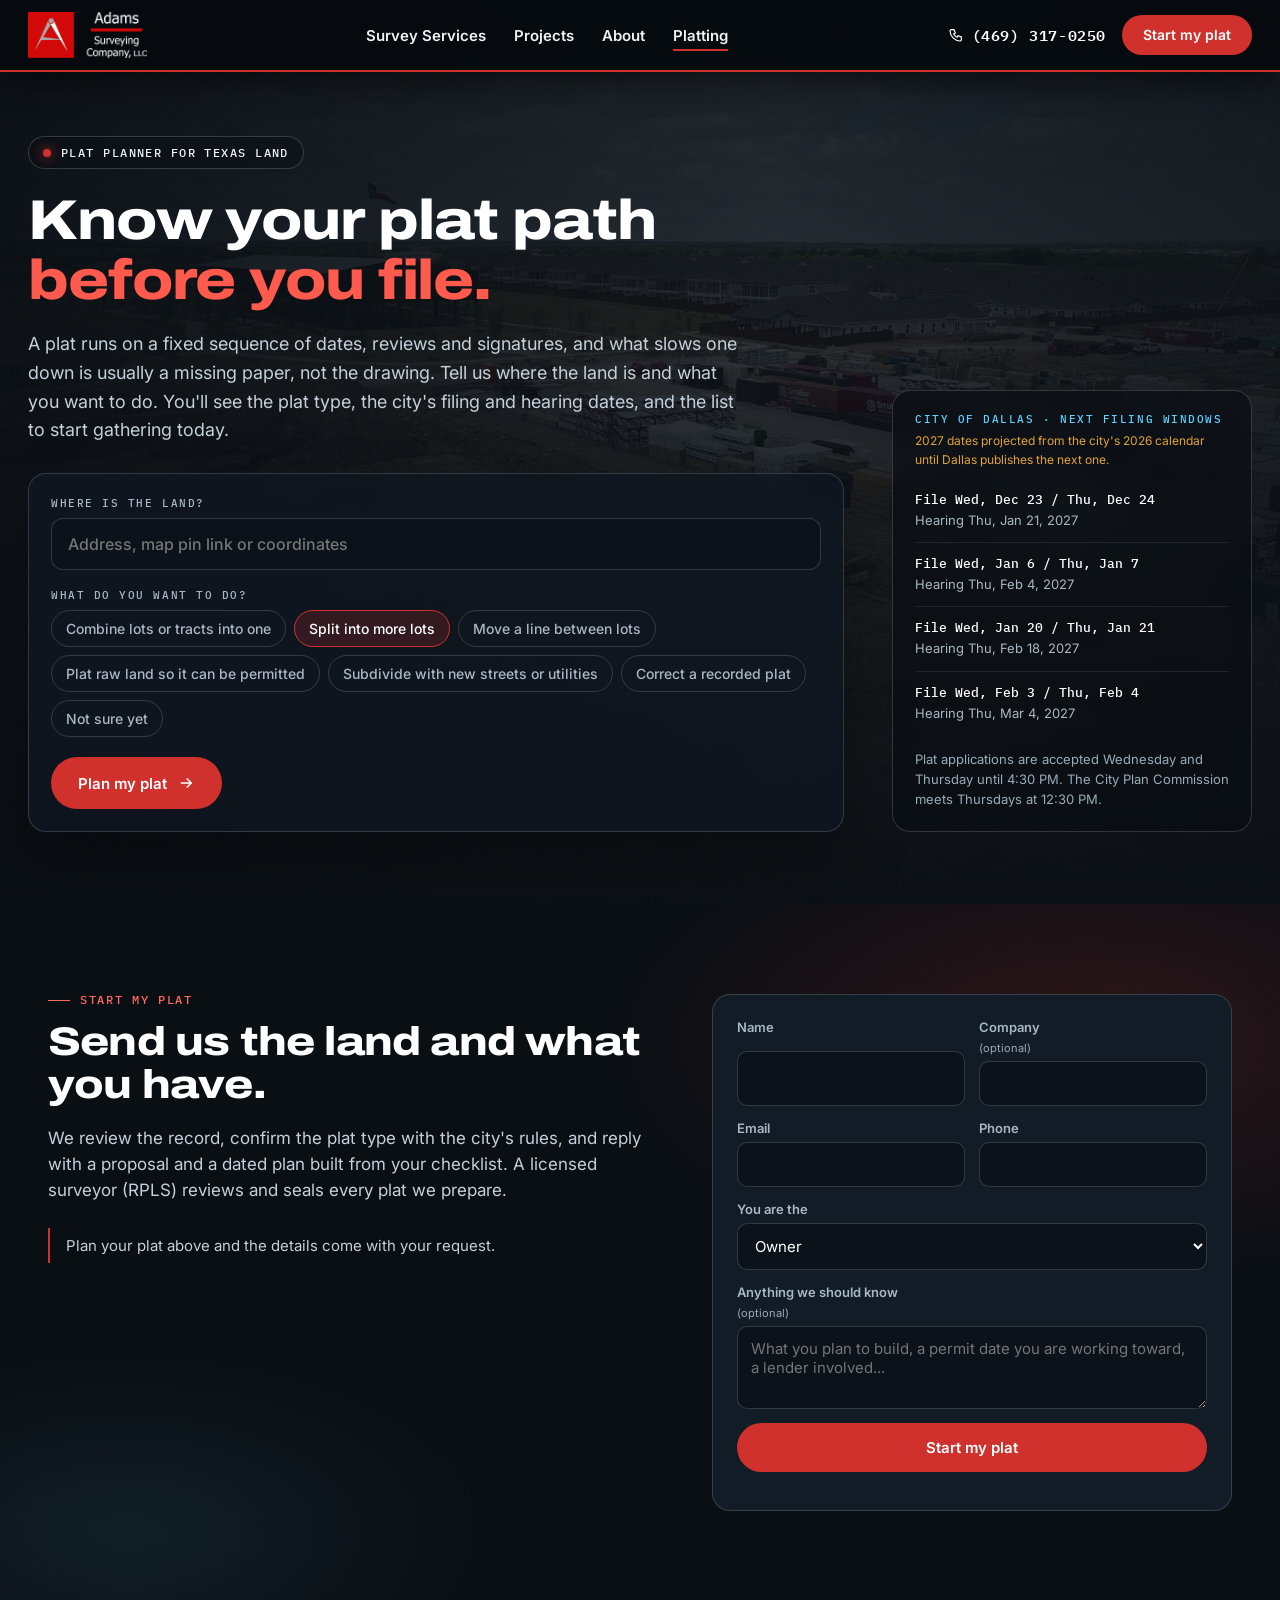
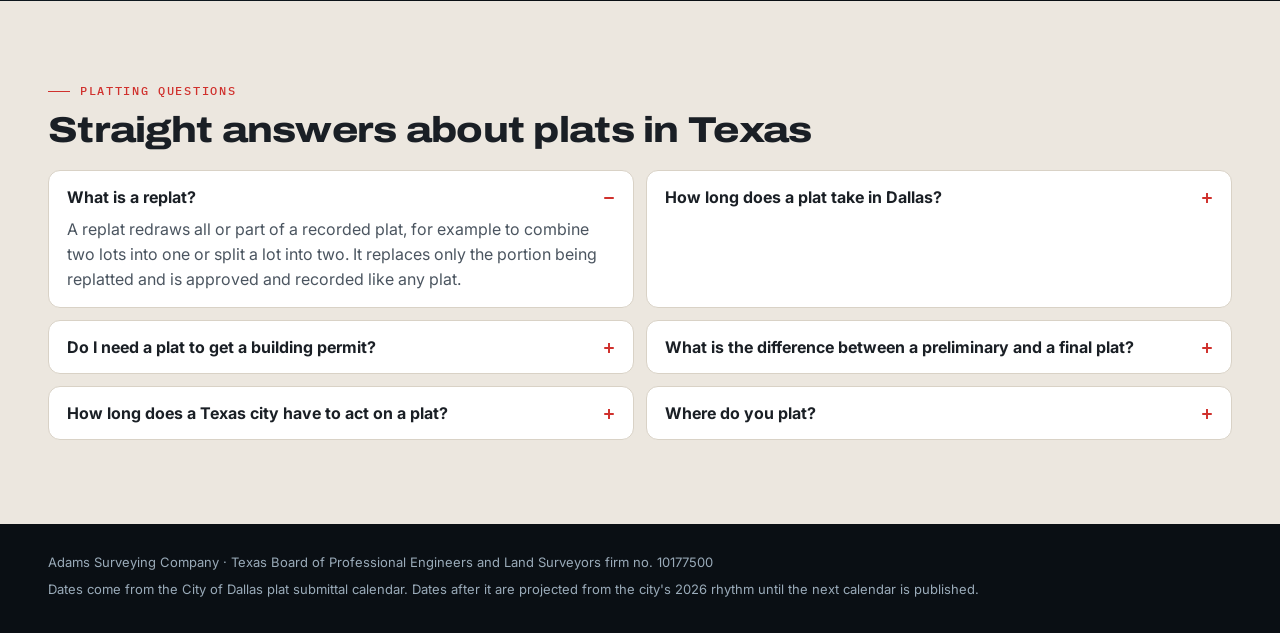
<file: plat/index.html>
<!doctype html>
<html lang="en">
<head>
<meta charset="utf-8">
<meta name="viewport" content="width=device-width, initial-scale=1">
<meta name="robots" content="noindex,nofollow">
<title>Plat Planner | Adams Surveying Company</title>
<meta name="description" content="Plan a plat or replat in Texas: the plat type, the City of Dallas submittal and City Plan Commission dates, and the paperwork to gather before you file. From Adams Surveying Company.">
<link rel="icon" type="image/png" sizes="64x64" href="../screen/img/favicon.png">
<link rel="apple-touch-icon" href="../screen/img/apple-touch.png">
<link rel="preconnect" href="https://fonts.googleapis.com">
<link rel="preconnect" href="https://fonts.gstatic.com" crossorigin>
<link href="https://fonts.googleapis.com/css2?family=Archivo:wdth,wght@100..125,400..900&family=Inter:wght@400;500;600;700&family=IBM+Plex+Mono:wght@400;500;600&family=IBM+Plex+Sans+Condensed:wght@400;600;700&display=swap" rel="stylesheet">
<link rel="stylesheet" href="plat.css">
<script type="application/ld+json">
{"@context":"https://schema.org","@type":"FAQPage","mainEntity":[
{"@type":"Question","name":"What is a replat?","acceptedAnswer":{"@type":"Answer","text":"A replat redraws all or part of a recorded plat, for example to combine two lots into one or split a lot into two. It replaces only the portion being replatted and is approved and recorded like any plat."}},
{"@type":"Question","name":"How long does a plat take in Dallas?","acceptedAnswer":{"@type":"Answer","text":"Dallas accepts plat applications on published Wednesday and Thursday submittal dates, and the City Plan Commission hears them about four weeks later. Survey and drawing come before that, and conditions, signatures and county recording come after. The paperwork owners gather is what most often sets the pace."}},
{"@type":"Question","name":"Do I need a plat to get a building permit?","acceptedAnswer":{"@type":"Answer","text":"Many Texas cities, including Dallas, issue building permits only on a platted lot of record. Land described by metes and bounds or as an acreage tract often needs a plat first."}},
{"@type":"Question","name":"What is the difference between a preliminary plat and a final plat?","acceptedAnswer":{"@type":"Answer","text":"A preliminary plat lays out lots, streets and utilities so engineering plans can be designed and approved. The final plat is the document that is signed and recorded at the county once those conditions are met."}},
{"@type":"Question","name":"How long does a Texas city have to act on a plat?","acceptedAnswer":{"@type":"Answer","text":"Under Texas Local Government Code Chapter 212, as amended in 2023, a city must approve, approve with conditions, or disapprove a complete plat application within 30 days of filing. If conditions are given, the applicant can respond and the city then has 15 days to act on the response."}}
]}
</script>
</head>
<body>
<a class="skip" href="#plan">Skip to the plat planner</a>

<header class="hdr" id="hdr">
  <div class="hdr-in">
    <a class="brand" href="https://txasc-c4b03fc922e0177f01298f114a33dce1.webflow.io/" aria-label="Adams Surveying Company home"><img src="../screen/img/logo.png" alt="Adams Surveying Company" width="140" height="54"></a>
    <nav class="nav" aria-label="Main">
      <a href="https://txasc-c4b03fc922e0177f01298f114a33dce1.webflow.io/services">Survey Services</a>
      <a href="https://txasc-c4b03fc922e0177f01298f114a33dce1.webflow.io/projects">Projects</a>
      <a href="https://txasc-c4b03fc922e0177f01298f114a33dce1.webflow.io/about">About</a>
      <a href="#plan" aria-current="page">Platting</a>
    </nav>
    <div class="hdr-act">
      <a class="tel" href="tel:+14693170250"><svg viewBox="0 0 24 24" aria-hidden="true"><path d="M5 4h4l2 5-2.5 1.5a11 11 0 0 0 5 5L15 13l5 2v4a2 2 0 0 1-2 2A16 16 0 0 1 3 6a2 2 0 0 1 2-2"/></svg>(469) 317-0250</a>
      <a class="btn btn-red" href="#start">Start my plat</a>
    </div>
  </div>
</header>

<main>
<section class="hero" aria-labelledby="h1">
  <img class="hero-img" src="../screen/img/hero.jpg" alt="" width="1920" height="1080" fetchpriority="high">
  <div class="hero-reel" id="heroReel" aria-hidden="true"></div>
  <div class="hero-shade"></div>

  <div class="hero-in">
    <div class="hero-copy">
      <p class="eyebrow"><span class="dot"></span>Plat planner for Texas land</p>
      <h1 id="h1">Know your plat path <span class="accent">before you file.</span></h1>
      <p class="lede">A plat runs on a fixed sequence of dates, reviews and signatures, and what slows one down is usually a missing paper, not the drawing. Tell us where the land is and what you want to do. You'll see the plat type, the city's filing and hearing dates, and the list to start gathering today.</p>

      <form class="planner" id="plan" autocomplete="off" novalidate>
        <label class="fl" for="loc">Where is the land?</label>
        <div class="loc-row">
          <input id="loc" name="loc" type="text" inputmode="search" placeholder="Address, map pin link or coordinates" required>
        </div>
        <fieldset class="goals">
          <legend class="fl">What do you want to do?</legend>
          <div class="goal-grid" id="goalGrid"></div>
        </fieldset>
        <div class="plan-act">
          <button class="btn btn-red btn-lg" id="go" type="submit">Plan my plat <svg viewBox="0 0 24 24" aria-hidden="true"><path d="M5 12h14M13 6l6 6-6 6"/></svg></button>
          <span class="status" id="status" role="status" aria-live="polite"></span>
        </div>
      </form>
    </div>

    <aside class="next-card" aria-labelledby="nextH">
      <p class="mono-k">City of Dallas · next filing windows</p>
      <h2 id="nextH" class="sr">Next Dallas plat filing windows</h2>
      <p class="next-proj" id="nextProj" hidden>2027 dates projected from the city's 2026 calendar until Dallas publishes the next one.</p>
      <ol class="next-list" id="nextList"></ol>
      <p class="next-foot">Plat applications are accepted Wednesday and Thursday until 4:30 PM. The City Plan Commission meets Thursdays at 12:30 PM.</p>
    </aside>
  </div>
</section>

<section class="result" id="result" hidden aria-labelledby="resH">
  <div class="wrap">
    <div class="res-head">
      <div>
        <p class="kicker">Your plat path</p>
        <h2 id="resH"></h2>
        <p class="res-sub" id="resSub"></p>
      </div>
      <dl class="facts" id="facts"></dl>
    </div>

    <div class="type-card" id="typeCard"></div>

    <div class="target" id="targetBox" hidden>
      <label for="target">Target hearing</label>
      <select id="target"></select>
      <p class="target-note" id="targetNote"></p>
    </div>

    <ol class="path" id="path"></ol>
  </div>
</section>

<section class="papers" id="papers" hidden aria-labelledby="papH">
  <div class="wrap">
    <p class="kicker">Before you file</p>
    <h2 id="papH">What to gather, and who handles what</h2>
    <p class="sec-lede">Mark what you already have. Anything you are missing, we help you find or start, and the items marked "we can pull it" come from public record.</p>
    <div class="ready">
      <div class="ready-bar"><span id="readyFill"></span></div>
      <p id="readyTxt"></p>
    </div>
    <div class="cols">
      <div class="col">
        <h3><span class="who who-you">You</span> Owner side</h3>
        <ul class="docs" id="docsYou"></ul>
      </div>
      <div class="col">
        <h3><span class="who who-asc">ASC</span> We prepare</h3>
        <ul class="docs" id="docsAsc"></ul>
        <h3 class="mt"><span class="who who-city">City</span> Review and record</h3>
        <ul class="docs" id="docsCity"></ul>
      </div>
    </div>
  </div>
</section>

<section class="start" id="start" aria-labelledby="startH">
  <div class="wrap start-in">
    <div>
      <p class="kicker light">Start my plat</p>
      <h2 id="startH">Send us the land and what you have.</h2>
      <p class="sec-lede light">We review the record, confirm the plat type with the city's rules, and reply with a proposal and a dated plan built from your checklist. A licensed surveyor (RPLS) reviews and seals every plat we prepare.</p>
      <ul class="start-sum" id="startSum"></ul>
    </div>
    <form class="start-form" id="startForm" novalidate>
      <div class="f2">
        <label>Name<input name="name" required maxlength="200" autocomplete="name"></label>
        <label>Company <span class="opt">(optional)</span><input name="company" maxlength="200" autocomplete="organization"></label>
      </div>
      <div class="f2">
        <label>Email<input name="email" type="email" required maxlength="320" autocomplete="email"></label>
        <label>Phone<input name="phone" type="tel" maxlength="40" autocomplete="tel"></label>
      </div>
      <label>You are the
        <select name="role">
          <option value="owner">Owner</option><option value="buyer">Buyer under contract</option><option value="builder">Builder or developer</option>
          <option value="engineer">Engineer or architect</option><option value="agent">Broker or agent</option><option value="other">Other</option>
        </select>
      </label>
      <label>Anything we should know <span class="opt">(optional)</span><textarea name="note" rows="3" maxlength="1000" placeholder="What you plan to build, a permit date you are working toward, a lender involved..."></textarea></label>
      <button class="btn btn-red btn-lg" type="submit" id="send">Start my plat</button>
      <p class="form-msg" id="formMsg" role="status" aria-live="polite"></p>
    </form>
  </div>
</section>

<section class="faq" aria-labelledby="faqH">
  <div class="wrap">
    <p class="kicker">Platting questions</p>
    <h2 id="faqH">Straight answers about plats in Texas</h2>
    <div class="faq-grid">
      <details open><summary>What is a replat?</summary><p>A replat redraws all or part of a recorded plat, for example to combine two lots into one or split a lot into two. It replaces only the portion being replatted and is approved and recorded like any plat.</p></details>
      <details><summary>How long does a plat take in Dallas?</summary><p>Dallas accepts plat applications on published Wednesday and Thursday submittal dates, and the City Plan Commission hears them about four weeks later. Survey and drawing come before that; conditions, signatures and county recording come after. The owner paperwork is what most often sets the pace, which is why the checklist above starts on day one.</p></details>
      <details><summary>Do I need a plat to get a building permit?</summary><p>Many Texas cities, Dallas included, issue building permits only on a platted lot of record. Land described by metes and bounds or as an acreage tract often needs a plat first.</p></details>
      <details><summary>What is the difference between a preliminary and a final plat?</summary><p>A preliminary plat lays out lots, streets and utilities so the engineering plans can be designed and approved. The final plat is the document that is signed and recorded at the county once those conditions are met.</p></details>
      <details><summary>How long does a Texas city have to act on a plat?</summary><p>Under Local Government Code Chapter 212, as amended in 2023, a city must approve, approve with conditions, or disapprove a complete plat application within 30 days of filing. If conditions are given, the applicant can respond and the city has 15 days to act on the response.</p></details>
      <details><summary>Where do you plat?</summary><p>Dallas-Fort Worth and across Texas, with regular work within about two hours of Dallas, Austin, Houston, Waco, Midland and Sherman. The Dallas guide on this page has the full city calendar; for other cities we pull the calendar and checklist when we start.</p></details>
    </div>
  </div>
</section>
</main>

<footer class="ftr">
  <div class="wrap ftr-in">
    <p>Adams Surveying Company · Texas Board of Professional Engineers and Land Surveyors firm no. 10177500</p>
    <p>Dates come from the City of Dallas plat submittal calendar. Dates after it are projected from the city's 2026 rhythm until the next calendar is published.</p>
  </div>
</footer>

<script src="planner.js"></script>
<script src="plat.js"></script>
</body>
</html>
</file>
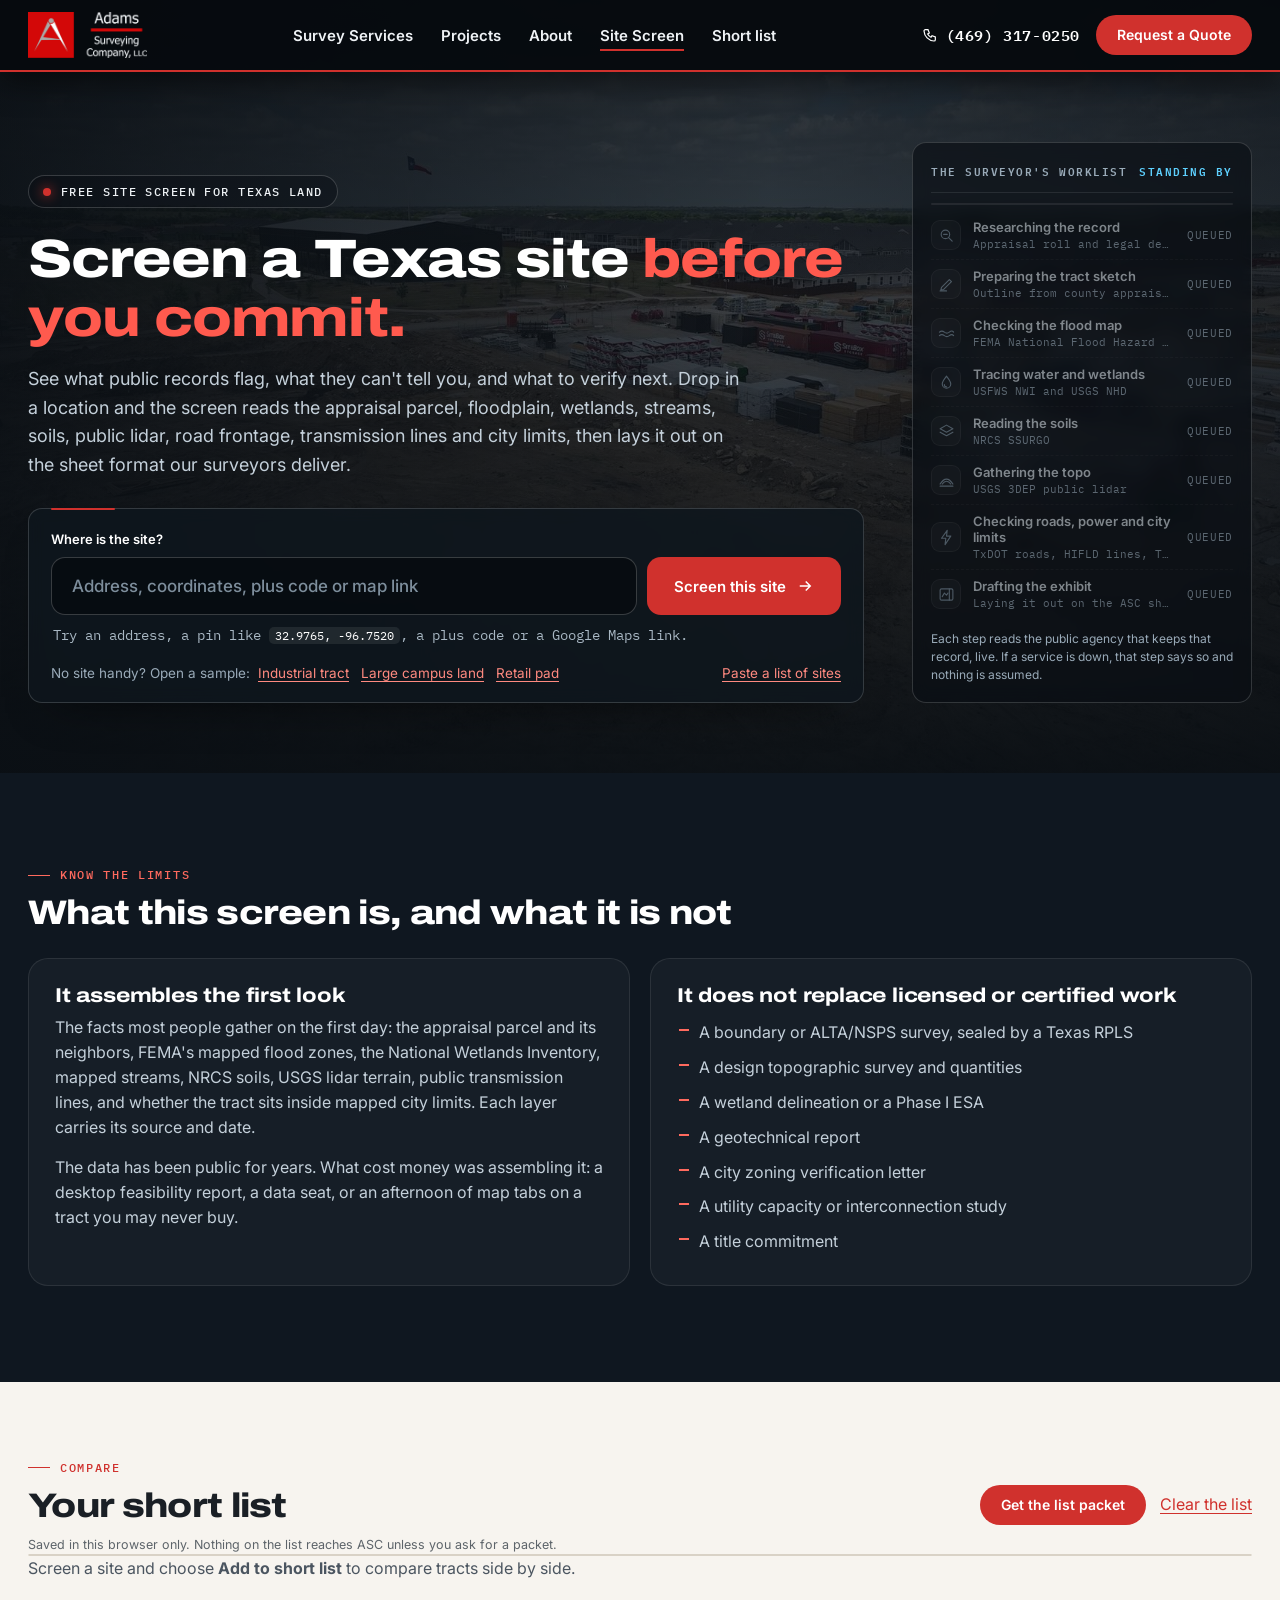
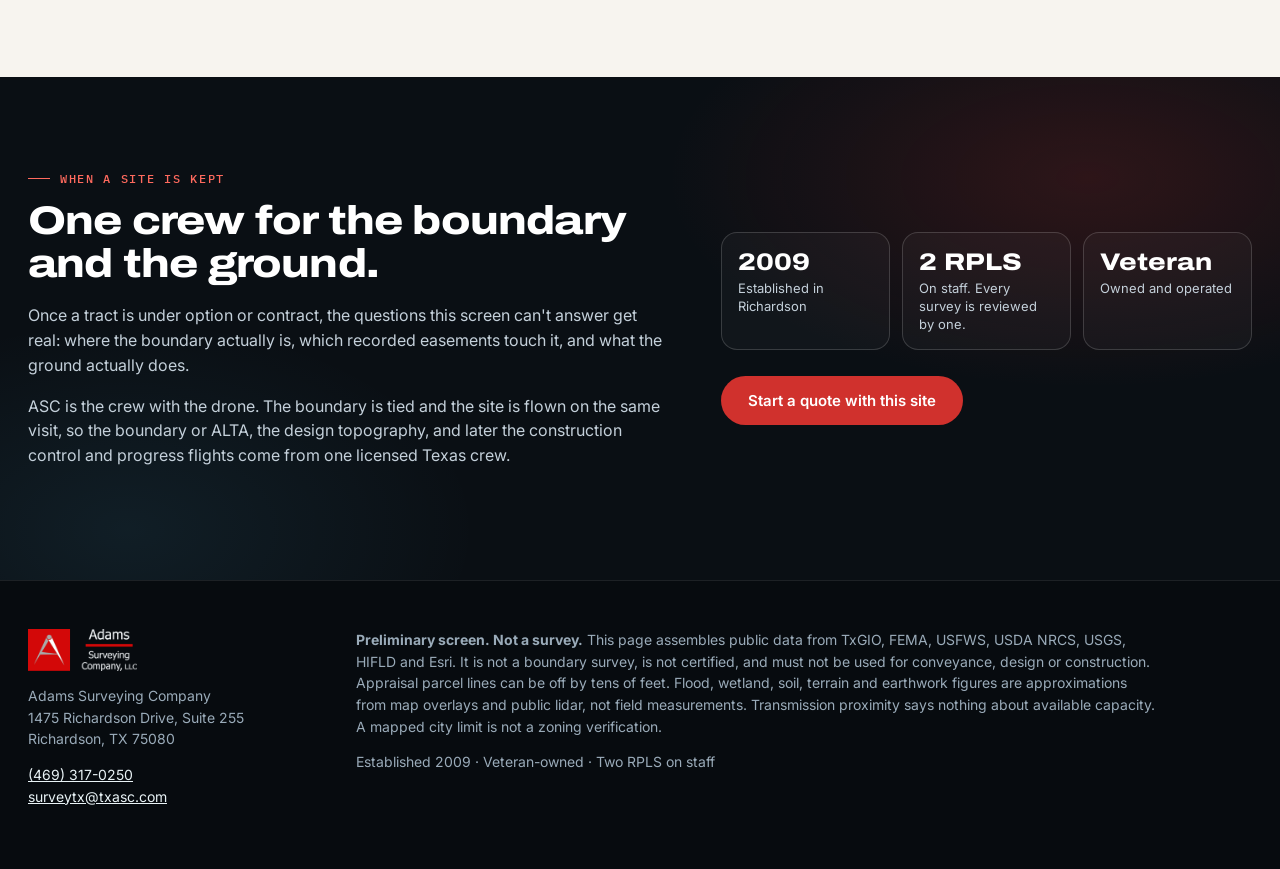
<file: screen/index.html>
<!doctype html>
<html lang="en">
<head>
<meta charset="utf-8">
<meta name="viewport" content="width=device-width, initial-scale=1">
<meta name="robots" content="noindex,nofollow">
<title>Site Screen | Adams Surveying Company</title>
<meta name="description" content="A free, preliminary public-record screen for Texas land, drawn on an ASC sheet: appraisal parcel, mapped floodplain, wetlands, soils, public-lidar terrain, transmission proximity and jurisdiction. Not a survey.">
<link rel="icon" type="image/png" sizes="64x64" href="img/favicon.png">
<link rel="apple-touch-icon" href="img/apple-touch.png">
<meta property="og:type" content="website">
<meta property="og:site_name" content="Adams Surveying Company">
<meta property="og:title" content="Site Screen | Adams Surveying Company">
<meta property="og:description" content="A free, preliminary public-record screen for Texas land, drawn on an ASC sheet. Not a survey.">
<meta property="og:url" content="https://txasc.github.io/ASC-Research/screen/">
<meta property="og:image" content="https://txasc.github.io/ASC-Research/screen/img/og.jpg">
<meta property="og:image:width" content="1200">
<meta property="og:image:height" content="630">
<meta name="twitter:card" content="summary_large_image">
<meta name="twitter:title" content="Site Screen | Adams Surveying Company">
<meta name="twitter:description" content="A free, preliminary public-record screen for Texas land, drawn on an ASC sheet. Not a survey.">
<meta name="twitter:image" content="https://txasc.github.io/ASC-Research/screen/img/og.jpg">
<link rel="preconnect" href="https://fonts.googleapis.com">
<link rel="preconnect" href="https://fonts.gstatic.com" crossorigin>
<link href="https://fonts.googleapis.com/css2?family=Archivo:wdth,wght@100..125,400..900&family=Inter:wght@400;500;600;700&family=IBM+Plex+Mono:wght@400;500;600&family=IBM+Plex+Sans+Condensed:wght@400;600;700&display=swap" rel="stylesheet">
<link rel="stylesheet" href="screen.css">
</head>
<body>
<a class="skip" href="#console">Skip to the site screen</a>

<header class="hdr" id="hdr">
  <div class="hdr-in">
    <a class="brand" href="https://txasc-c4b03fc922e0177f01298f114a33dce1.webflow.io/" aria-label="Adams Surveying Company home"><img src="img/logo.png" alt="Adams Surveying Company" width="140" height="54"></a>
    <nav class="nav" aria-label="Main">
      <a href="https://txasc-c4b03fc922e0177f01298f114a33dce1.webflow.io/services">Survey Services</a>
      <a href="https://txasc-c4b03fc922e0177f01298f114a33dce1.webflow.io/projects">Projects</a>
      <a href="https://txasc-c4b03fc922e0177f01298f114a33dce1.webflow.io/about">About</a>
      <a href="#console" aria-current="page">Site Screen</a>
      <a href="#shortlist" id="navList">Short list <span class="count" id="navCount" hidden>0</span></a>
    </nav>
    <div class="hdr-act">
      <a class="tel" href="tel:+14693170250"><svg viewBox="0 0 24 24" aria-hidden="true"><path d="M5 4h4l2 5-2.5 1.5a11 11 0 0 0 5 5L15 13l5 2v4a2 2 0 0 1-2 2A16 16 0 0 1 3 6a2 2 0 0 1 2-2"/></svg>(469) 317-0250</a>
      <a class="btn btn-red" href="https://txasc-c4b03fc922e0177f01298f114a33dce1.webflow.io/contact#quote">Request a Quote</a>
    </div>
  </div>
</header>

<main>
<section class="hero" aria-labelledby="h1">
  <img class="hero-img" src="img/hero.jpg" alt="" width="1920" height="1080" fetchpriority="high">
  <div class="hero-reel" id="heroReel" aria-hidden="true"></div>
  <div class="hero-shade"></div>
  <span class="hud-tr" id="hudCoord" hidden></span>

  <div class="hero-in">
    <div class="hero-copy">
      <p class="eyebrow"><span class="dot"></span>Free site screen for Texas land</p>
      <h1 id="h1">Screen a Texas site <span class="accent">before you commit.</span></h1>
      <p class="lede">See what public records flag, what they can't tell you, and what to verify next. Drop in a location and the screen reads the appraisal parcel, floodplain, wetlands, streams, soils, public lidar, road frontage, transmission lines and city limits, then lays it out on the sheet format our surveyors deliver.</p>

      <form class="console" id="console" autocomplete="off" novalidate>
        <div class="c-step"><label for="loc">Where is the site?</label></div>
        <div class="field-row">
          <input id="loc" name="loc" type="text" inputmode="text" placeholder="Address, coordinates, plus code or map link" aria-describedby="guide">
          <button class="btn btn-red btn-lg" id="go" type="submit"><span>Screen this site</span><svg viewBox="0 0 24 24" aria-hidden="true"><path d="M5 12h14M13 6l6 6-6 6"/></svg></button>
        </div>
        <p class="guide" id="guide" role="status" aria-live="polite">Try an address, a pin like <code>32.9765, -96.7520</code>, a plus code or a Google Maps link.</p>
        <div class="c-foot">
          <p class="samples">No site handy? Open a sample: <span id="samples"></span></p>
          <button type="button" class="linkbtn" id="bulkToggle">Paste a list of sites</button>
        </div>
        <div class="bulk" id="bulk" hidden>
          <label for="bulkText">One location per line, up to 30. Each site is screened in turn and added to your short list.</label>
          <textarea id="bulkText" rows="4" placeholder="32.6411, -97.0583&#10;FM 664 and I-45, Ennis TX&#10;8644R2XQ+5C"></textarea>
          <div class="bulk-row"><button class="btn btn-ghost" type="button" id="bulkGo">Screen the list</button><span class="bulk-status" id="bulkStatus" role="status"></span></div>
          <ol class="bulk-list" id="bulkList" hidden></ol>
        </div>
        <p class="notice" id="notice" role="alert" hidden></p>
        <div class="picks notice-picks" id="noticePicks" hidden></div>
      </form>
    </div>

    <aside class="monitor" aria-label="What the screen reads">
      <div class="mon-head"><span>The surveyor's worklist</span><span class="mon-state" id="monState">Standing by</span></div>
      <div class="wf-bar" aria-hidden="true"><i></i></div>
      <ol class="mon-list wf-list" id="monList"></ol>
      <p class="mon-foot">Each step reads the public agency that keeps that record, live. If a service is down, that step says so and nothing is assumed.</p>
    </aside>
  </div>
</section>

<section class="results" id="results" hidden aria-label="Site screen results">
  <div class="wrap">
    <div class="res-head">
      <div>
        <p class="kicker" id="resKind">Site screen</p>
        <h2 id="resTitle">Site</h2>
        <p class="res-sub" id="resSub"></p>
        <p class="res-status" id="resStatus" role="status" aria-live="polite"></p>
        <p class="res-rec" id="resRec" hidden></p>
      </div>
      <div class="res-actions">
        <button class="btn btn-line" type="button" id="btnShare">Copy share link</button>
        <button class="btn btn-line" type="button" id="btnList">Add to short list</button>
        <a class="btn btn-line" href="#packet" id="btnPacket">Get the full packet</a>
        <a class="btn btn-red" href="#packet" id="btnProposal">Request a proposal</a>
      </div>
    </div>
    <div class="covers" id="covers" hidden>
      <h3>What this covers</h3>
      <ul>
        <li>Every figure comes from public maps, read live and kept in this browser for up to a week. Each layer's source is named beside it.</li>
        <li>Parcel lines are appraisal maps drawn for taxes, not boundaries. They can be off by tens of feet, and acreage is shown by source because the sources often disagree.</li>
        <li>Floodplain percentages are an approximation from an aligned FEMA map overlay, not an on-the-ground elevation survey. Where FEMA has no map, the land is unstudied, not cleared.</li>
        <li>Wetlands are mapped indicators from the National Wetlands Inventory, not a delineation. Soils and terrain are screening reads, not a geotechnical report or design topography.</li>
        <li>Transmission lines are shown by proximity only and say nothing about available capacity. City limits are mapped limits, not a zoning finding.</li>
        <li>Road frontage means a mapped public road line runs within about 100 ft of the tract. It is not legal access; frontage, right-of-way and easements are confirmed by title and survey.</li>
        <li>Owners, adjoiners and deed references come from the county appraisal rolls. Deed record numbers come from the county appraisal district's own record where it publishes them (Dallas, Tarrant, Collin, Denton and Hidalgo so far), otherwise from the legal description. A right-of-way width marked "per TxDOT" is from TxDOT's roadway inventory; one marked "scaled" is measured between parcel lines on the map, not a record width.</li>
        <li>This is a preliminary screen, not a survey, and not for conveyance, design or construction.</li>
      </ul>
    </div>
    <div class="match" id="matchBox" hidden aria-live="polite"></div>

    <div class="wf-strip-wrap" aria-label="Survey steps"><div class="wf-strip-h"><span>Working the site</span><span id="wfState"></span></div><div class="wf-bar" aria-hidden="true"><i></i></div><ol class="wf-strip" id="wfStrip"></ol></div>

    <div class="insights" id="insights" aria-live="polite"></div>

    <div class="res-grid">
      <div class="sheet-col">
        <div class="viewbar" role="tablist" aria-label="Exhibit view">
          <button role="tab" aria-selected="true" data-view="sheet" id="tabSheet">Sheet</button>
          <button role="tab" aria-selected="false" data-view="model" id="tabModel">Terrain model</button>
          <span class="vb-gap"></span>
          <button type="button" class="linkbtn small" id="btnSketch" title="Draw your own tract outline on the sheet">Sketch a tract</button>
        </div>
        <div class="layers" id="layers" aria-label="Layers"></div>
        <div class="sheet-wrap" id="sheetWrap">
          <svg id="sheet" viewBox="0 0 1200 800" role="img" aria-labelledby="sheetTitle"><title id="sheetTitle">Preliminary site screen sheet</title></svg>
          <div class="cursor-hud" id="cursorHud" hidden></div>
          <div class="sketchbar" id="sketchBar" hidden>
            <span>Click the sheet to place corners. <strong id="sketchCount">0</strong> placed.</span>
            <button class="btn btn-small" type="button" id="sketchUndo">Undo</button>
            <button class="btn btn-small btn-red" type="button" id="sketchDone">Screen this outline</button>
            <button class="btn btn-small" type="button" id="sketchCancel">Cancel</button>
          </div>
        </div>
        <div class="model-wrap" id="modelWrap" hidden>
          <canvas id="model" width="1100" height="660" aria-label="Terrain model from public lidar, preliminary"></canvas>
          <div class="model-mark" aria-hidden="true">PRELIMINARY MODEL · NOT A SURVEY</div>
          <p class="model-cap" id="modelCap"></p>
        </div>
        <p class="sheet-note">Screen preview. The full-size sheet comes with the packet.</p>
      </div>

      <aside class="panel" aria-label="Screen summary">
        <div class="panel-h"><span>Public record · live</span><span class="panel-live" id="panelLive">Live</span></div>
        <ol class="readout" id="readout"></ol>
        <div class="retry" id="retryBox" hidden><span id="retryTxt"></span><button type="button" class="btn btn-line btn-sm" id="btnRetry">Retry missing layers</button></div>
        <div class="adj" id="adjBox" hidden>
          <h4>Assemblage</h4>
          <p id="adjText">Click a neighboring parcel on the sheet to add it to the screen. Layers recompute for the combined outline.</p>
        </div>
      </aside>
    </div>
  </div>

  <div class="packet" id="packet">
    <div class="wrap packet-grid">
      <div class="packet-copy">
        <p class="kicker">The full packet</p>
        <h2>Open the complete screen.</h2>
        <p>The packet is what you forward to a partner, a lender or your engineer. Tell us who you are and it opens right here, ready to save as a PDF. The findings above stay free either way.</p>
        <ul class="pk-list" id="pkList">
          <li><b>Full-size sheet</b> in the same 24 × 36 layout as our survey deliverables</li>
          <li><b>Layer-by-layer findings</b> with the agency, dataset and date behind each one</li>
          <li><b>Record references</b> read from the appraisal description</li>
          <li><b>Terrain and rough earthwork</b> from public lidar, with 3D model views</li>
          <li><b>The survey that fits</b> where your site stands, and what a licensed survey still has to answer</li>
          <li id="pkListItem" hidden><b>Your short list</b> compared side by side</li>
        </ul>
        <div class="brief locked" id="briefWrap">
          <div class="brief-in" id="brief"></div>
          <div class="lock-veil"><span>The rest of the brief comes with the packet</span></div>
        </div>
      </div>

      <div class="packet-form">
        <form id="reqForm" novalidate>
          <fieldset class="pf-want" id="wantSet">
            <legend>What would you like?</legend>
            <label class="want"><input type="radio" name="want" value="packet" checked><span><b>The packet</b><i>Full sheet and brief, open here to save as a PDF</i></span></label>
            <label class="want"><input type="radio" name="want" value="proposal"><span><b>The packet and a survey proposal</b><i>A written scope and price for this tract. Nothing is ordered until you approve it.</i></span></label>
          </fieldset>
          <p class="pf-site" id="pfSite">Screen a site first, or describe it in the note.</p>
          <p class="pf-gap" id="pfGap" hidden></p>
          <fieldset class="pf-chips" id="tractSet">
            <legend>Is this the tract you mean?</legend>
            <div class="chip-row">
              <label class="chip-r"><input type="radio" name="tract" value="whole"><span>Yes, the whole parcel</span></label>
              <label class="chip-r"><input type="radio" name="tract" value="more"><span>More than this parcel</span></label>
              <label class="chip-r"><input type="radio" name="tract" value="part"><span>Only part of it</span></label>
              <label class="chip-r"><input type="radio" name="tract" value="unsure"><span>Not sure yet</span></label>
            </div>
          </fieldset>
          <fieldset class="pf-chips" id="stageSet">
            <legend>Where are you with this site?</legend>
            <div class="chip-row" id="stages"></div>
          </fieldset>
          <fieldset class="pf-chips" id="typeSet">
            <legend>What's planned for it? <span class="opt">optional</span></legend>
            <div class="chip-row" id="types"></div>
          </fieldset>
          <p class="pf-rec" id="pfRec" hidden></p>
          <div class="pf-grid">
            <label>Name<input name="name" type="text" autocomplete="name" required></label>
            <label>Work email<input name="email" type="email" autocomplete="email" required></label>
            <label>Company <span class="opt">optional</span><input name="company" type="text" autocomplete="organization"></label>
            <label>Phone <span class="opt">optional</span><input name="phone" type="tel" autocomplete="tel"></label>
            <label>Your role
              <select name="role" required>
                <option value="">Choose one</option>
                <option>Land broker</option><option>Developer or acquisitions</option><option>Site selector or adviser</option><option>Landowner</option><option>Economic development</option><option>Civil engineer</option><option>Lender or title</option><option>Other</option>
              </select>
            </label>
            <label>Timing
              <select name="timing" required>
                <option value="">Choose one</option>
                <option>Just screening</option><option>Within 30 days</option><option>1 to 3 months</option><option>Later this year</option>
              </select>
            </label>
            <label class="wide">Note <span class="opt">optional</span><textarea name="note" rows="2" placeholder="Anything that would help, such as the part of the tract you care about or a target closing date"></textarea></label>
            <label class="check wide" id="listOpt" hidden><input type="checkbox" name="withList"> Include my short list (<span id="listN">0</span> sites). It is stored with your request.</label>
            <label class="check wide"><input type="checkbox" name="records"> Also research the recorded deeds and plats</label>
          </div>
          <button class="btn btn-red btn-lg" type="submit" id="reqGo">Open my packet</button>
          <p class="pf-fine">We use your details to follow up on this site. Nothing is shared or sold. Road access, boundary lines and acreage are not verified by this screen.</p>
          <p class="notice" id="reqErr" role="alert" hidden></p>
        </form>
        <div class="done" id="reqDone" hidden tabindex="-1">
          <p class="kicker">Packet open</p>
          <h3 id="doneH">Your packet is open below.</h3>
          <ol class="next">
            <li><strong>Save it now.</strong> The sheet and the full brief are unlocked on this screen. Save them as a PDF to forward to your team.</li>
            <li><strong>Your request reaches our office.</strong> If anything on the screen reads wrong for this site, we'll reach you at <span id="doneEmail">your email</span>.</li>
            <li><strong>If you asked for a proposal,</strong> it comes as a separate written scope and price. Nothing is ordered until you approve it.</li>
          </ol>
          <p>Questions in the meantime: <a href="tel:+14693170250">(469) 317-0250</a> or <a href="mailto:surveytx@txasc.com">surveytx@txasc.com</a>.</p>
          <div class="done-act"><button class="btn btn-red" type="button" id="btnSavePdf">Save sheet and brief as PDF</button>
          <button class="btn btn-line" type="button" id="again">Screen another site</button></div>
        </div>
      </div>
    </div>
  </div>
</section>

<section class="explain" aria-labelledby="whatH">
  <div class="wrap">
    <p class="kicker light">Know the limits</p>
    <h2 id="whatH">What this screen is, and what it is not</h2>
    <div class="two">
      <div class="ex-card">
        <h3>It assembles the first look</h3>
        <p>The facts most people gather on the first day: the appraisal parcel and its neighbors, FEMA's mapped flood zones, the National Wetlands Inventory, mapped streams, NRCS soils, USGS lidar terrain, public transmission lines, and whether the tract sits inside mapped city limits. Each layer carries its source and date.</p>
        <p>The data has been public for years. What cost money was assembling it: a desktop feasibility report, a data seat, or an afternoon of map tabs on a tract you may never buy.</p>
      </div>
      <div class="ex-card">
        <h3>It does not replace licensed or certified work</h3>
        <ul class="ticks">
          <li>A boundary or ALTA/NSPS survey, sealed by a Texas RPLS</li>
          <li>A design topographic survey and quantities</li>
          <li>A wetland delineation or a Phase I ESA</li>
          <li>A geotechnical report</li>
          <li>A city zoning verification letter</li>
          <li>A utility capacity or interconnection study</li>
          <li>A title commitment</li>
        </ul>
      </div>
    </div>
  </div>
</section>

<section class="shortlist" id="shortlist" aria-labelledby="slH">
  <div class="wrap">
    <div class="sl-head">
      <div><p class="kicker">Compare</p><h2 id="slH">Your short list</h2></div>
      <div class="sl-actions">
        <a class="btn btn-red" href="#packet" id="slPacket">Get the list packet</a>
        <button class="linkbtn" type="button" id="slClear">Clear the list</button>
      </div>
    </div>
    <p class="sl-note">Saved in this browser only. Nothing on the list reaches ASC unless you ask for a packet.</p>
    <div class="sl-table-wrap"><table class="sl-table" id="slTable"></table></div>
    <p class="sl-note" id="slNote" hidden>Relief is the high ground minus the low ground inside the outline. Average slope is the mean grade across it, from public lidar, so a flat lot with one steep bank can show low relief and a higher slope. Road frontage means a mapped public road line runs within about 100 ft of the tract; it is not legal access. Each link reruns the screen with today's data.</p>
    <p class="sl-empty" id="slEmpty">Screen a site and choose <strong>Add to short list</strong> to compare tracts side by side.</p>
  </div>
</section>

<section class="kept" aria-labelledby="keptH">
  <div class="wrap kept-grid">
    <div>
      <p class="kicker light">When a site is kept</p>
      <h2 id="keptH">One crew for the boundary and the ground.</h2>
      <p>Once a tract is under option or contract, the questions this screen can't answer get real: where the boundary actually is, which recorded easements touch it, and what the ground actually does.</p>
      <p>ASC is the crew with the drone. The boundary is tied and the site is flown on the same visit, so the boundary or ALTA, the design topography, and later the construction control and progress flights come from one licensed Texas crew.</p>
    </div>
    <div class="kept-side">
      <ul class="facts">
        <li><b>2009</b><span>Established in Richardson</span></li>
        <li><b>2 RPLS</b><span>On staff. Every survey is reviewed by one.</span></li>
        <li><b>Veteran</b><span>Owned and operated</span></li>
      </ul>
      <a class="btn btn-red btn-lg" id="altLink" href="https://txasc-c4b03fc922e0177f01298f114a33dce1.webflow.io/contact#quote">Start a quote with this site</a>
    </div>
  </div>
</section>
</main>

<footer class="foot">
  <div class="wrap foot-in">
    <div>
      <img src="img/logo.png" alt="Adams Surveying Company" width="130" height="50" loading="lazy">
      <p>Adams Surveying Company<br>1475 Richardson Drive, Suite 255<br>Richardson, TX 75080</p>
      <p><a href="tel:+14693170250">(469) 317-0250</a><br><a href="mailto:surveytx@txasc.com">surveytx@txasc.com</a></p>
    </div>
    <div class="foot-legal">
      <p><strong>Preliminary screen. Not a survey.</strong> This page assembles public data from TxGIO, FEMA, USFWS, USDA NRCS, USGS, HIFLD and Esri. It is not a boundary survey, is not certified, and must not be used for conveyance, design or construction. Appraisal parcel lines can be off by tens of feet. Flood, wetland, soil, terrain and earthwork figures are approximations from map overlays and public lidar, not field measurements. Transmission proximity says nothing about available capacity. A mapped city limit is not a zoning verification.</p>
      <p>Established 2009 · Veteran-owned · Two RPLS on staff</p>
    </div>
  </div>
</footer>

<div class="noprint" aria-hidden="true">
  <img src="img/sheet-logo.png" alt="" width="80" height="149">
  <p><strong>This preview doesn't print.</strong> The full packet, with the full-size sheet, opens on the Site Screen page once you add your contact details.</p>
  <p>Adams Surveying Company · (469) 317-0250 · surveytx@txasc.com</p>
</div>
<div class="toast" id="toast" role="status" aria-live="polite"></div>

<script src="screen.js"></script>
</body>
</html>
</file>
<file: plat/plat.css>
/* ASC Plat Planner. Tokens and header follow Site Screen and the "Copy of TXASC" staging site. */
:root{
  --ink:#0a0f14; --ink2:#0f1720; --panel:#121c26; --panel2:#17232f; --line-d:rgba(255,255,255,.09); --line-d2:rgba(255,255,255,.16);
  --text:#eef2f5; --muted:#9aabb9; --muted2:#a9b8c4;
  --red:#d0312d; --red-h:#e2423b; --red2:#951b1b; --brand:#921A1D; --cyan:#5ed1ff;
  --warm:#f7f4ef; --warm2:#ece7df; --char:#1a1f25; --char-muted:#4b5560; --line:#d9d2c6; --line2:#e7e1d7;
  --ok:#43c28a; --warn:#e0a33b;
  --hd:"Archivo","Arial Narrow",sans-serif; --bd:"Inter",system-ui,sans-serif; --mono:"IBM Plex Mono",ui-monospace,monospace; --cad:"IBM Plex Sans Condensed","Arial Narrow",sans-serif;
}
*{box-sizing:border-box}
[hidden]{display:none!important}
html{scroll-behavior:smooth;scroll-padding-top:86px}
body{margin:0;background:var(--warm);color:var(--char);font:16px/1.55 var(--bd);-webkit-font-smoothing:antialiased}
img{max-width:100%;display:block}
a{color:var(--red)}
h1,h2,h3,h4{font-family:var(--hd);font-stretch:118%;font-weight:800;letter-spacing:-.02em;line-height:1.08;margin:0 0 .45em}
h2{font-size:36px} h3{font-size:20px;font-weight:750;letter-spacing:-.01em} h4{font-size:15px;font-stretch:100%;font-family:var(--bd);font-weight:650;letter-spacing:0;margin:0 0 4px}
p{margin:0 0 1em}
.sr{position:absolute;width:1px;height:1px;overflow:hidden;clip:rect(0 0 0 0)}
.wrap{max-width:1240px;margin:0 auto;padding:0 28px}
.skip{position:absolute;left:-999px;top:8px;background:#fff;padding:8px 12px;z-index:200}
.skip:focus{left:8px}
.opt{font-weight:400;color:var(--char-muted);font-size:.85em}
.kicker{font:500 12px/1 var(--mono);letter-spacing:.14em;text-transform:uppercase;color:var(--red);margin:0 0 14px;display:flex;align-items:center;gap:10px}
.kicker::before{content:"";width:22px;height:1px;background:currentColor}
.kicker.light{color:#ff6a5e}
.mono-k{font:500 11px/1.2 var(--mono);letter-spacing:.14em;text-transform:uppercase;color:var(--cyan);margin:0 0 10px}
.sec-lede{font-size:17px;color:var(--char-muted);max-width:760px}
.sec-lede.light{color:#c4d0da}
.tag{display:inline-block;margin-left:8px;padding:2px 7px;border:1px solid currentColor;border-radius:999px;font:500 10px/1.4 var(--mono);letter-spacing:.08em;text-transform:uppercase;color:var(--warn);vertical-align:1px}

/* buttons */
.btn{display:inline-flex;align-items:center;justify-content:center;gap:10px;padding:12px 20px;border-radius:999px;border:1px solid transparent;font:600 14px/1 var(--bd);cursor:pointer;text-decoration:none;white-space:nowrap;transition:background-color .25s,border-color .25s,transform .25s,color .25s}
.btn svg{width:18px;height:18px;fill:none;stroke:currentColor;stroke-width:2;transition:transform .25s}
.btn:hover svg{transform:translateX(3px)}
.btn-red{background:var(--red);color:#fff}
.btn-red:hover{background:var(--red-h);transform:translateY(-2px)}
.btn-lg{padding:16px 26px;font-size:15px}
.btn[disabled]{opacity:.55;cursor:progress;transform:none}

/* header */
.hdr{position:fixed;top:0;left:0;right:0;z-index:100;background:rgba(7,11,15,.97);border-bottom:2px solid var(--red);box-shadow:0 10px 30px rgba(0,0,0,.55);transition:background-color .4s,border-color .4s}
.hdr.is-scrolled{background:rgba(10,15,20,.82);backdrop-filter:blur(14px) saturate(140%);border-bottom-color:var(--line-d)}
.hdr-in{max-width:1360px;margin:0 auto;padding:12px 28px;display:flex;align-items:center;justify-content:space-between;gap:24px}
.brand img{height:46px;width:auto}
.nav{display:flex;gap:28px;align-items:center}
.nav a{color:var(--text);text-decoration:none;font:600 15px var(--bd);position:relative;padding:6px 0}
.nav a::after{content:"";position:absolute;left:0;right:100%;bottom:0;height:2px;background:var(--red);transition:right .3s}
.nav a:hover::after,.nav a[aria-current]::after{right:0}
.hdr-act{display:flex;gap:16px;align-items:center}
.tel{display:inline-flex;align-items:center;gap:8px;color:#fff;text-decoration:none;font:600 15px var(--mono);letter-spacing:.04em}
.tel svg{width:16px;height:16px;fill:none;stroke:currentColor;stroke-width:1.8}

/* hero */
@keyframes drift{to{transform:scale(1.1) translate(-1.2%,-1%)}}
@keyframes pulse{50%{box-shadow:0 0 2px var(--red);opacity:.6}}
@keyframes rise{from{opacity:0;transform:translateY(14px)}to{opacity:1;transform:none}}
.hero{position:relative;isolation:isolate;background:var(--ink);color:var(--text);overflow:hidden;padding-top:72px}
.hero-img{position:absolute;inset:0;width:100%;height:100%;object-fit:cover;object-position:50% 65%;opacity:.5;transform:scale(1.04);animation:drift 40s ease-in-out infinite alternate}
.hero-reel{position:absolute;inset:0;overflow:hidden}
.hero-reel video{position:absolute;inset:0;width:100%;height:100%;object-fit:cover;opacity:0;transition:opacity 2.4s ease;filter:saturate(.85) brightness(.85)}
.hero-reel video.on{opacity:.55}
.hero-shade{position:absolute;inset:0;background:linear-gradient(180deg,rgba(10,15,20,.6) 0%,rgba(10,15,20,.25) 35%,rgba(10,15,20,.95) 100%),linear-gradient(90deg,rgba(10,15,20,.92) 0%,rgba(10,15,20,.45) 60%,rgba(10,15,20,.7) 100%)}
.hero-in{position:relative;z-index:3;max-width:1360px;margin:0 auto;padding:64px 28px 72px;display:grid;grid-template-columns:minmax(0,1fr) 360px;gap:48px;align-items:end}
.eyebrow{display:inline-flex;align-items:center;gap:10px;color:var(--text);letter-spacing:.12em;text-transform:uppercase;background:rgba(10,15,20,.45);border:1px solid rgba(255,255,255,.18);border-radius:999px;margin:0 0 22px;padding:8px 14px;font:500 12px var(--mono)}
.dot{width:8px;height:8px;border-radius:50%;background:var(--red);box-shadow:0 0 12px var(--red);animation:pulse 2s ease-in-out infinite}
.hero h1{font-size:56px;color:#fff;max-width:860px;margin-bottom:18px}
.accent{color:#ff5a4e}
.lede{font-size:18px;line-height:1.6;max-width:720px;color:#c4d0da;margin-bottom:28px}

.planner{background:rgba(15,23,32,.82);border:1px solid var(--line-d2);border-radius:18px;padding:22px;backdrop-filter:blur(10px);max-width:820px;box-shadow:0 30px 60px rgba(0,0,0,.35)}
.fl{display:block;font:500 11px var(--mono);letter-spacing:.14em;text-transform:uppercase;color:var(--muted2);margin:0 0 8px;padding:0}
.loc-row input{width:100%;padding:15px 16px;border-radius:12px;border:1px solid var(--line-d2);background:#0b121a;color:#fff;font:500 16px var(--bd)}
.loc-row input:focus{outline:2px solid var(--cyan);outline-offset:1px}
.goals{border:0;margin:18px 0 0;padding:0}
.goal-grid{display:flex;flex-wrap:wrap;gap:8px}
.goal input{position:absolute;opacity:0;pointer-events:none}
.goal span{display:inline-block;padding:9px 14px;border-radius:999px;border:1px solid var(--line-d2);color:var(--muted2);font:500 14px var(--bd);cursor:pointer;transition:all .2s}
.goal span:hover{border-color:rgba(255,255,255,.4);color:#fff}
.goal input:checked+span{background:rgba(208,49,45,.18);border-color:var(--red);color:#fff}
.goal input:focus-visible+span{outline:2px solid var(--cyan);outline-offset:2px}
.plan-act{display:flex;align-items:center;gap:18px;margin-top:20px;flex-wrap:wrap}
.status{font:500 13px var(--mono);color:var(--muted2)}
.status.err{color:#ffb4ab;font-family:var(--bd);font-size:14px}

.next-card{background:rgba(10,15,20,.72);border:1px solid var(--line-d2);border-radius:18px;padding:22px;backdrop-filter:blur(10px)}
.next-list{list-style:none;margin:0 0 14px;padding:0}
.next-list li{display:grid;grid-template-columns:1fr auto;gap:2px 10px;padding:12px 0;border-top:1px solid var(--line-d)}
.next-list li:first-child{border-top:0}
.nl-sub{font:500 13px var(--mono);color:#fff}
.nl-cpc{grid-column:1;font-size:13px;color:var(--muted2)}
.next-proj{font-size:12px;color:var(--warn);margin:-4px 0 10px}
.next-foot{font-size:13px;color:var(--muted);margin:0}

/* result */
.result{background:var(--ink2);color:var(--text);padding:80px 0 90px;border-top:1px solid var(--line-d)}
.result h2{font-size:40px;color:#fff}
.res-head{display:grid;grid-template-columns:minmax(0,1fr) 420px;gap:40px;align-items:start}
.res-sub{color:var(--muted2);font-size:17px;max-width:620px}
.facts{margin:0;background:var(--panel);border:1px solid var(--line-d);border-radius:14px;padding:6px 18px}
.facts div{display:grid;grid-template-columns:120px 1fr;gap:12px;padding:10px 0;border-top:1px solid var(--line-d)}
.facts div:first-child{border-top:0}
.facts dt{font:500 11px var(--mono);letter-spacing:.1em;text-transform:uppercase;color:var(--muted)}
.facts dd{margin:0;font-size:14px;color:#fff;word-break:break-word}
.type-card{margin:28px 0;padding:24px 26px;border-radius:16px;background:linear-gradient(120deg,rgba(208,49,45,.16),rgba(94,209,255,.06));border:1px solid rgba(208,49,45,.45)}
.type-card h3{font-size:26px;color:#fff}
.type-card p{color:#d3dde5;margin:0;max-width:820px}
.type-card .soft{margin-top:8px;color:var(--muted2);font-size:14px}
.target{display:flex;flex-wrap:wrap;align-items:center;gap:12px 16px;margin:0 0 30px}
.target label{font:500 11px var(--mono);letter-spacing:.14em;text-transform:uppercase;color:var(--muted2)}
.target select{max-width:100%;padding:11px 14px;border-radius:10px;background:var(--panel2);color:#fff;border:1px solid var(--line-d2);font:500 15px var(--bd)}
.target-note{flex-basis:100%;margin:0;font-size:14px;color:var(--muted)}

.path{list-style:none;margin:0;padding:0;position:relative}
.path::before{content:"";position:absolute;left:228px;top:10px;bottom:10px;width:2px;background:linear-gradient(var(--red),rgba(94,209,255,.6))}
.step{display:grid;grid-template-columns:210px 38px minmax(0,1fr);gap:0;padding:0 0 26px;opacity:0;animation:rise .5s ease forwards;animation-delay:calc(var(--i) * 70ms)}
.when{font:600 14px/1.4 var(--mono);color:#fff;text-align:right;padding-top:2px}
.node{width:16px;height:16px;border-radius:50%;background:var(--ink2);border:2px solid var(--cyan);margin:3px 0 0 11px;position:relative;z-index:1}
.step.key .node{border-color:var(--red);background:var(--red);box-shadow:0 0 0 6px rgba(208,49,45,.2)}
.step.key .when{color:#ff8a80}
.what{padding-left:10px}
.what h3{color:#fff;margin-bottom:6px}
.what p{color:var(--muted2);margin:0;max-width:680px}

/* paperwork */
.papers{padding:84px 0;background:var(--warm)}
.ready{display:flex;align-items:center;gap:18px;margin:22px 0 30px;flex-wrap:wrap}
.ready-bar{flex:0 0 280px;height:10px;border-radius:999px;background:var(--warm2);overflow:hidden;border:1px solid var(--line)}
.ready-bar span{display:block;height:100%;width:0;background:linear-gradient(90deg,var(--red),#ff7a5c);transition:width .4s}
.ready p{margin:0;font-weight:600}
.cols{display:grid;grid-template-columns:1.25fr 1fr;gap:34px}
.col h3{display:flex;align-items:center;gap:10px;font-size:18px}
.col h3.mt{margin-top:30px}
.who{font:600 11px var(--mono);letter-spacing:.1em;text-transform:uppercase;padding:4px 9px;border-radius:6px;color:#fff}
.who-you{background:var(--char)} .who-asc{background:var(--red)} .who-city{background:#3b6f8a}
.docs{list-style:none;margin:0;padding:0;display:grid;gap:10px}
.doc{display:flex;flex-direction:column;gap:10px;background:#fff;border:1px solid var(--line);border-radius:12px;padding:14px 16px;transition:border-color .2s,background-color .2s}
.doc p{margin:0;font-size:14px;color:var(--char-muted)}
.doc.is-have,.doc.is-pull{border-color:var(--ok);background:#f2fbf6}
.doc.is-help{border-color:var(--warn);background:#fdf7ec}
.pull{font:500 10px var(--mono);letter-spacing:.08em;text-transform:uppercase;color:#3b6f8a;border:1px solid #9fc0d0;border-radius:999px;padding:2px 7px;vertical-align:2px;margin-left:4px}
.seg{display:flex;flex-wrap:wrap;gap:6px}
.seg button{font:600 12px var(--bd);padding:7px 12px;border-radius:999px;border:1px solid var(--line);background:var(--warm);color:var(--char);cursor:pointer;white-space:nowrap}
.seg button:hover{border-color:var(--char)}
.seg button[aria-pressed="true"]{background:var(--char);color:#fff;border-color:var(--char)}

/* start */
.start{background:var(--ink);color:var(--text);padding:90px 0;position:relative;overflow:hidden}
.start::before{content:"";position:absolute;inset:0;background:radial-gradient(800px 400px at 85% 20%,rgba(208,49,45,.18),transparent 60%),radial-gradient(600px 300px at 10% 90%,rgba(94,209,255,.08),transparent 60%)}
.start-in{position:relative;display:grid;grid-template-columns:1fr 520px;gap:56px;align-items:start}
.start h2{color:#fff;font-size:40px}
.start-sum{list-style:none;margin:24px 0 0;padding:0;border-left:2px solid var(--red)}
.start-sum li{padding:6px 0 6px 16px;color:#c4d0da;font-size:15px}
.start-sum b{color:#fff}
.start-form{background:var(--panel);border:1px solid var(--line-d2);border-radius:18px;padding:24px;display:grid;gap:14px}
.start-form label{display:grid;gap:6px;font:600 13px var(--bd);color:var(--muted2)}
.start-form input,.start-form select,.start-form textarea{width:100%;padding:12px 13px;border-radius:10px;border:1px solid var(--line-d2);background:#0b121a;color:#fff;font:400 15px var(--bd)}
.start-form input:focus,.start-form select:focus,.start-form textarea:focus{outline:2px solid var(--cyan);outline-offset:1px}
.start-form .opt{color:var(--muted)}
.f2{display:grid;grid-template-columns:1fr 1fr;gap:14px}
.form-msg{margin:0;font-size:14px;color:var(--muted2)}
.form-msg.ok{color:#8fe0b9} .form-msg.err{color:#ffb4ab} .form-msg a{color:#fff}

/* faq */
.faq{padding:84px 0;background:var(--warm2)}
.faq-grid{display:grid;grid-template-columns:1fr 1fr;gap:12px;margin-top:20px}
.faq details{background:#fff;border:1px solid var(--line);border-radius:12px;padding:16px 18px}
.faq summary{cursor:pointer;font:700 16px var(--bd);list-style:none;display:flex;justify-content:space-between;gap:12px}
.faq summary::after{content:"+";font:500 20px/1 var(--mono);color:var(--red)}
.faq details[open] summary::after{content:"−"}
.faq details p{margin:10px 0 0;color:var(--char-muted)}

.ftr{background:var(--ink);color:var(--muted);padding:28px 0;font-size:13px}
.ftr p{margin:0 0 6px}
body.dry::after{content:"Test mode · nothing is sent";position:fixed;left:12px;bottom:12px;z-index:90;font:600 12px var(--mono);background:#1d2329;color:#fff;padding:6px 10px;border-radius:8px;opacity:.85;pointer-events:none}

@media (max-width:1080px){
  .nav{display:none}
  .hero-in,.res-head,.start-in,.cols{grid-template-columns:1fr}
  .hero h1{font-size:42px}
}
@media (max-width:640px){
  .wrap,.hero-in{padding-left:16px;padding-right:16px}
  .tel{display:none}
  .hero h1{font-size:34px} h2,.result h2,.start h2{font-size:28px}
  .f2,.faq-grid{grid-template-columns:1fr}
  .path::before{left:7px}
  .step{grid-template-columns:30px minmax(0,1fr)}
  .step .node{grid-row:1/3;grid-column:1;margin:3px 0 0}
  .step .when{grid-column:2;text-align:left;margin-bottom:4px}
  .step .what{grid-column:2;padding-left:0}
  .ready-bar{flex-basis:100%}
}
@media (prefers-reduced-motion:reduce){*{animation:none!important;transition:none!important}.step{opacity:1}}
</file>
<file: screen/screen.css>
/* ASC Site Screen. Tokens follow the "Copy of TXASC" staging site (v2 design). */
:root{
  --ink:#0a0f14; --ink2:#0f1720; --panel:#121c26; --panel2:#17232f; --line-d:rgba(255,255,255,.09); --line-d2:rgba(255,255,255,.16);
  --text:#eef2f5; --muted:#9aabb9; --muted2:#a9b8c4;
  --red:#d0312d; --red-h:#e2423b; --red2:#951b1b; --brand:#921A1D; --cyan:#5ed1ff;
  --warm:#f7f4ef; --warm2:#ece7df; --char:#1a1f25; --char-muted:#4b5560; --line:#d9d2c6; --line2:#e7e1d7;
  --ok:#43c28a; --warn:#e0a33b;
  --hd:"Archivo","Arial Narrow",sans-serif; --bd:"Inter",system-ui,sans-serif; --mono:"IBM Plex Mono",ui-monospace,monospace; --cad:"IBM Plex Sans Condensed","Arial Narrow",sans-serif;
}
*{box-sizing:border-box}
[hidden]{display:none!important}
html{scroll-behavior:smooth;scroll-padding-top:86px}
body{margin:0;background:var(--ink);color:var(--char);font:16px/1.55 var(--bd);-webkit-font-smoothing:antialiased}
img{max-width:100%;display:block}
a{color:var(--red)}
h1,h2,h3,h4{font-family:var(--hd);font-stretch:118%;font-weight:800;letter-spacing:-.02em;line-height:1.08;margin:0 0 .45em}
h2{font-size:34px} h3{font-size:20px;font-weight:750;letter-spacing:-.01em} h4{font-size:15px}
p{margin:0 0 1em}
code{font-family:var(--mono);font-size:.9em}
.wrap{max-width:1360px;margin:0 auto;padding:0 28px}
.skip{position:absolute;left:-999px;top:8px;background:#fff;padding:8px 12px;z-index:200}
.skip:focus{left:8px}
.opt{font-weight:400;color:var(--char-muted);font-size:.85em}
.kicker{font:500 12px/1 var(--mono);letter-spacing:.14em;text-transform:uppercase;color:var(--red);margin:0 0 14px;display:flex;align-items:center;gap:10px}
.kicker::before{content:"";width:22px;height:1px;background:currentColor}
.kicker.light{color:#ff6a5e}

/* buttons, as on the staging site */
.btn{display:inline-flex;align-items:center;justify-content:center;gap:10px;padding:12px 20px;border-radius:999px;border:1px solid transparent;font:600 14px/1 var(--bd);cursor:pointer;text-decoration:none;white-space:nowrap;transition:background-color .25s,border-color .25s,transform .25s,color .25s}
.btn svg{width:18px;height:18px;fill:none;stroke:currentColor;stroke-width:2;transition:transform .25s}
.btn:hover svg{transform:translateX(3px)}
.btn-red{background:var(--red);color:#fff}
.btn-red:hover{background:var(--red-h);transform:translateY(-2px)}
.btn-ghost{color:var(--text);background:rgba(255,255,255,.06);border-color:rgba(255,255,255,.22)}
.btn-ghost:hover{background:rgba(255,255,255,.14);border-color:rgba(255,255,255,.4)}
.btn-line{color:var(--char);background:#fff;border-color:var(--line)}
.btn-line:hover{border-color:var(--char)}
.btn-lg{padding:16px 26px;font-size:15px}
.btn-small{padding:8px 14px;font-size:13px;background:rgba(255,255,255,.1);color:#fff;border-color:rgba(255,255,255,.25)}
.btn[disabled]{opacity:.55;cursor:progress;transform:none}
.linkbtn{background:none;border:0;padding:0;color:#ff8a80;font:inherit;text-decoration:underline;text-underline-offset:3px;cursor:pointer}
.results .linkbtn,.shortlist .linkbtn{color:var(--red)}
.linkbtn.small{font-size:14px}

/* header */
.hdr{position:fixed;top:0;left:0;right:0;z-index:100;background:rgba(7,11,15,.97);border-bottom:2px solid var(--red);box-shadow:0 10px 30px rgba(0,0,0,.55);transition:background-color .4s,border-color .4s}
.hdr.is-scrolled{background:rgba(10,15,20,.82);backdrop-filter:blur(14px) saturate(140%);border-bottom-color:var(--line-d)}
.hdr::after{content:"";position:absolute;left:0;right:0;bottom:-1px;height:1px;background:linear-gradient(90deg,transparent,rgba(208,49,45,.7),rgba(94,209,255,.5),transparent);opacity:0;transition:opacity .4s}
.hdr.is-scrolled::after{opacity:1}
.hdr-in{max-width:1360px;margin:0 auto;padding:12px 28px;display:flex;align-items:center;justify-content:space-between;gap:24px}
.brand img{height:46px;width:auto}
.nav{display:flex;gap:28px;align-items:center}
.nav a{color:var(--text);text-decoration:none;font:600 15px var(--bd);position:relative;padding:6px 0}
.nav a::after{content:"";position:absolute;left:0;right:100%;bottom:0;height:2px;background:var(--red);transition:right .3s}
.nav a:hover::after,.nav a[aria-current]::after{right:0}
.hdr-act{display:flex;gap:16px;align-items:center}
.tel{display:inline-flex;align-items:center;gap:8px;color:#fff;text-decoration:none;font:600 15px var(--mono);letter-spacing:.04em}
.tel svg{width:16px;height:16px;fill:none;stroke:currentColor;stroke-width:1.8}
.count{display:inline-block;min-width:20px;padding:0 6px;margin-left:4px;background:var(--red);color:#fff;border-radius:999px;font:600 12px/20px var(--mono);text-align:center}

/* hero */
.hero{position:relative;background:var(--ink);color:var(--text);overflow:hidden;padding-top:72px;min-height:760px}
.hero-img{position:absolute;inset:0;width:100%;height:100%;object-fit:cover;object-position:50% 65%;opacity:.55;transform:scale(1.04);animation:drift 40s ease-in-out infinite alternate}
@keyframes drift{to{transform:scale(1.1) translate(-1.2%,-1%)}}
.hero-reel{position:absolute;inset:0;overflow:hidden}
.hero-reel video{position:absolute;inset:0;width:100%;height:100%;object-fit:cover;opacity:0;transition:opacity 2.4s ease;filter:saturate(.85) brightness(.85)}
.hero-reel video.on{opacity:.62}
.hero-shade{position:absolute;inset:0;background:linear-gradient(180deg,rgba(10,15,20,.6) 0%,rgba(10,15,20,.2) 35%,rgba(10,15,20,.94) 100%),linear-gradient(90deg,rgba(10,15,20,.9) 0%,rgba(10,15,20,.35) 60%,rgba(10,15,20,.6) 100%)}
@keyframes draw{to{stroke-dashoffset:0}}
.hud{position:absolute;inset:96px 28px 22px;pointer-events:none;font:500 11px var(--mono);letter-spacing:.14em;text-transform:uppercase;color:rgba(238,242,245,.55);z-index:2}
.hud span{position:absolute}
.hud-tl{top:0;left:0}.hud-tr{top:0;right:0;color:rgba(94,209,255,.8)}.hud-bl{bottom:0;left:0}.hud-br{bottom:0;right:0}
.hud span::before{content:"";display:inline-block;width:8px;height:8px;border:1px solid currentColor;margin-right:8px;vertical-align:-1px}
.hero-in{position:relative;z-index:3;max-width:1360px;margin:0 auto;padding:70px 28px 70px;display:grid;grid-template-columns:minmax(0,1fr) 340px;gap:48px;align-items:end}
.eyebrow{display:inline-flex;align-items:center;gap:10px;color:var(--text);letter-spacing:.12em;text-transform:uppercase;background:rgba(10,15,20,.45);border:1px solid rgba(255,255,255,.18);border-radius:999px;margin:0 0 22px;padding:8px 14px;font:500 12px var(--mono)}
.dot{width:8px;height:8px;border-radius:50%;background:var(--red);box-shadow:0 0 12px var(--red);animation:pulse 2s ease-in-out infinite}
@keyframes pulse{50%{box-shadow:0 0 2px var(--red);opacity:.6}}
.hero h1{font-size:54px;color:#fff;max-width:860px;margin-bottom:18px}
.accent{color:#ff5a4e}
.lede{font-size:18px;line-height:1.6;max-width:720px;color:#c4d0da;margin-bottom:28px}
.console{background:rgba(14,22,30,.82);border:1px solid var(--line-d2);border-radius:14px;padding:22px 22px 18px;backdrop-filter:blur(8px);box-shadow:0 24px 48px -30px rgba(0,0,0,.7);position:relative}
.console::before{content:"";position:absolute;left:22px;width:64px;top:-1px;height:2px;background:var(--red);border-radius:2px}
.c-step,.chips legend{display:flex;align-items:center;gap:10px;font:600 13px var(--bd);color:#fff;margin:0 0 10px;padding:0}
.c-n{font:600 11px var(--mono);color:#ff6a5e;border:1px solid rgba(208,49,45,.5);border-radius:6px;padding:3px 6px;letter-spacing:.08em}
.field-row{display:flex;gap:10px}
.field-row input{flex:1;min-width:0;height:58px;padding:0 20px;font:500 17px var(--bd);border:1px solid rgba(255,255,255,.2);border-radius:14px;background:rgba(5,9,13,.7);color:#fff;transition:border-color .25s,box-shadow .25s}
.field-row input::placeholder{color:#7d8e9c}
.field-row input:focus{outline:0;border-color:var(--red);box-shadow:0 0 0 4px rgba(208,49,45,.22)}
.field-row .btn{border-radius:14px}
.guide{min-height:22px;margin:10px 2px 0;font:13.5px/1.5 var(--mono);color:var(--muted2)}
.guide code{color:#fff;background:rgba(255,255,255,.08);padding:1px 6px;border-radius:5px}
.guide.ok{color:#8fe3bb}.guide.busy{color:var(--cyan)}
.guide .caret{display:inline-block;width:7px;height:14px;background:currentColor;margin-left:3px;vertical-align:-2px;animation:blink 1s steps(2) infinite}
@keyframes blink{50%{opacity:0}}
.c-more{display:grid;grid-template-columns:1fr 1fr;gap:18px;margin-top:18px;padding-top:16px;border-top:1px solid var(--line-d)}
.chips{border:0;padding:0;margin:0;min-width:0}
.chip-row{display:flex;flex-wrap:wrap;gap:7px}
.chip{display:inline-flex;align-items:center;gap:7px;padding:8px 12px;border:1px solid rgba(255,255,255,.16);background:rgba(10,15,20,.5);color:#dbe4ea;border-radius:999px;font:500 13px var(--bd);cursor:pointer;transition:.2s}
.chip svg{width:16px;height:16px;fill:none;stroke:currentColor;stroke-width:1.6}
.chip:hover{border-color:rgba(255,255,255,.4);color:#fff}
.chip[aria-pressed="true"]{background:var(--red);border-color:var(--red);color:#fff;box-shadow:0 6px 18px -6px rgba(208,49,45,.7)}
.c-foot{display:flex;justify-content:space-between;align-items:center;gap:16px;flex-wrap:wrap;margin-top:16px;font-size:13.5px;color:var(--muted)}
.samples{margin:0}
.samples button{margin:0 8px 0 4px}
.bulk{margin-top:14px}
.bulk label{display:block;font-size:13.5px;color:#cfd9e0;margin-bottom:6px}
.bulk textarea{width:100%;font:14px/1.5 var(--mono);padding:12px;border-radius:12px;border:1px solid rgba(255,255,255,.2);background:rgba(5,9,13,.7);color:#fff}
.bulk-row{display:flex;gap:12px;align-items:center;margin-top:8px}
.bulk-status{font:13px var(--mono);color:#cfd9e0}
.notice{margin:14px 0 0;padding:12px 14px;border-left:3px solid var(--red);background:rgba(208,49,45,.12);color:#ffd8d4;font-size:14.5px;border-radius:0 10px 10px 0}
.results .notice,.packet .notice{background:#fff1ef;color:#6b1512}

/* layer monitor */
.monitor{background:rgba(10,15,20,.66);border:1px solid var(--line-d2);border-radius:14px;padding:18px;backdrop-filter:blur(8px);font-family:var(--bd)}
.mon-head{display:flex;justify-content:space-between;align-items:center;font:600 11px var(--mono);letter-spacing:.14em;text-transform:uppercase;color:var(--muted);padding-bottom:12px;border-bottom:1px solid var(--line-d)}
.mon-state{color:var(--cyan);white-space:nowrap}
.mon-state.run{color:#ffb4ad}
.mon-list{list-style:none;margin:6px 0 0;padding:0}
.wf-bar{height:2px;background:rgba(255,255,255,.08);border-radius:2px;margin:10px 0 4px;overflow:hidden}
.wf-bar i{display:block;height:100%;width:0;background:linear-gradient(90deg,var(--red),#ff8a7f);box-shadow:0 0 10px rgba(208,49,45,.8);transition:width .6s cubic-bezier(.2,.7,.2,1)}
.wf{display:grid;grid-template-columns:30px 1fr auto;gap:12px;align-items:center;padding:8px 0;border-bottom:1px dashed rgba(255,255,255,.06);transition:opacity .4s}
.wf:last-child{border-bottom:0}
.wf-ico{width:30px;height:30px;border-radius:9px;display:grid;place-items:center;background:rgba(255,255,255,.04);border:1px solid rgba(255,255,255,.08);transition:all .4s}
.wf-ico svg{width:17px;height:17px;fill:none;stroke:#7f93a2;stroke-width:1.6;stroke-linecap:round;stroke-linejoin:round}
.wf-txt{min-width:0;display:flex;flex-direction:column;gap:2px}
.wf-t{font:600 13px var(--bd);color:#dbe4ea}
.wf-d{font:11px var(--mono);color:var(--muted);white-space:nowrap;overflow:hidden;text-overflow:ellipsis}
.wf-ms{font:10.5px var(--mono);color:var(--muted);letter-spacing:.06em;text-transform:uppercase}
.wf.idle{opacity:.55}
.wf.wait .wf-ico{border-color:rgba(94,209,255,.6);background:rgba(94,209,255,.08);box-shadow:0 0 0 4px rgba(94,209,255,.06)}
.wf.wait .wf-ico svg{stroke:var(--cyan)}
.wf.wait .wf-ico .a{stroke-dasharray:4 3;animation:march .6s linear infinite}
.wf.wait .wf-ico svg{animation:bob 1.2s ease-in-out infinite}
.wf.wait .wf-ms{color:var(--cyan)}
.wf.wait .wf-t::after{content:"";display:inline-block;width:10px;height:2px;margin-left:6px;vertical-align:3px;background:var(--cyan);animation:pulse 1s infinite}
.wf.ok .wf-ico{border-color:rgba(208,49,45,.55);background:rgba(208,49,45,.12)}
.wf.ok .wf-ico svg{stroke:#ff8a7f}
.wf.ok .wf-ms{color:#8fe3bb}
.wf.ok .wf-d{color:#c4d1da}
.wf.fail .wf-ms,.wf.part .wf-ms{color:var(--warn)}
.wf.part .wf-ico{border-color:rgba(208,49,45,.4);background:rgba(208,49,45,.08)}
.wf.part .wf-ico svg{stroke:#ff8a7f}
@keyframes march{to{stroke-dashoffset:-14}}
@keyframes bob{50%{transform:translateY(-1.5px)}}
.wf-strip-wrap{background:var(--ink);color:var(--text);border-radius:16px;padding:12px 16px 10px;margin-bottom:12px;box-shadow:0 18px 40px -28px rgba(10,15,20,.7)}
.wf-strip-h{display:flex;justify-content:space-between;font:600 10.5px var(--mono);letter-spacing:.14em;text-transform:uppercase;color:var(--muted)}
.wf-strip-h{gap:12px}
.wf-strip-h #wfState{color:var(--cyan);text-align:right;white-space:nowrap;overflow:hidden;text-overflow:ellipsis;min-width:0}
.wf-strip-h>span:first-child{white-space:nowrap}
.wf-strip{list-style:none;margin:4px 0 0;padding:0;display:grid;grid-template-columns:repeat(8,minmax(0,1fr));gap:8px}
.wf-strip .wf{grid-template-columns:26px 1fr;border:0;padding:4px 0;gap:8px}
.wf-strip .wf-ico{width:26px;height:26px;border-radius:8px}
.wf-strip .wf-t{font-size:11.5px;line-height:1.25}
.wf-strip .wf-ms{display:none}
.mon-foot{font:12px/1.5 var(--bd);color:var(--muted);margin:12px 0 0}
.st{width:9px;height:9px;border-radius:50%;background:#3b4b58;display:inline-block}
.st.idle{background:transparent;border:1px solid #5e7180}
.st.wait{background:transparent;border:2px solid var(--cyan);border-top-color:transparent;animation:spin .8s linear infinite}
.st.ok{background:var(--ok);box-shadow:0 0 8px rgba(67,194,138,.7)}
.st.na{background:var(--warn)}
.st.off{background:#3b4b58}
@keyframes spin{to{transform:rotate(360deg)}}

/* results */
.results{background:var(--warm);padding:56px 0 0;position:relative}
.results::before{content:"";position:absolute;inset:0 0 auto;height:280px;background-image:linear-gradient(rgba(26,31,37,.05) 1px,transparent 1px),linear-gradient(90deg,rgba(26,31,37,.05) 1px,transparent 1px);background-size:40px 40px;mask-image:linear-gradient(#000,transparent);pointer-events:none}
.res-head{position:relative;display:flex;justify-content:space-between;gap:24px;align-items:flex-end;flex-wrap:wrap;margin-bottom:18px}
.res-head h2{font-size:36px;margin:0 0 6px}
.res-sub{color:var(--char-muted);margin:0;font:13.5px var(--mono)}
.res-sub .tag{font:600 11px var(--mono);text-transform:uppercase;letter-spacing:.08em;padding:4px 9px;border-radius:999px;margin-right:10px;vertical-align:1px}
.tag.live{background:#dff3e8;color:#1f7a4f}
.tag.live::before{content:"";display:inline-block;width:6px;height:6px;border-radius:50%;background:#1f9d62;margin-right:6px;vertical-align:1px;animation:pulse 1.6s infinite}
.tag.sample{background:#f6ead5;color:#8a5a12}
.tag.sketch{background:#e5ebf0;color:var(--ink2)}
.res-actions{display:flex;gap:8px;flex-wrap:wrap}

/* insights: the screen's plain-language read */
.insights{display:grid;grid-template-columns:repeat(auto-fit,minmax(240px,1fr));gap:12px;margin-bottom:22px}
.ins{background:var(--ink);color:var(--text);border-radius:16px;min-height:168px;border:1px solid rgba(0,0,0,.25);position:relative;overflow:hidden;isolation:isolate;opacity:0;transform:translateY(8px);animation:rise .55s cubic-bezier(.2,.7,.2,1) forwards;box-shadow:0 18px 40px -24px rgba(10,15,20,.7)}
.ins::after{content:"";position:absolute;left:0;top:0;bottom:0;width:3px;background:var(--c,var(--cyan));z-index:3}
.ins-media{position:absolute;inset:0;z-index:0;pointer-events:none}
.ins-media video{position:absolute;inset:0;width:100%;height:100%;object-fit:cover;opacity:0;filter:saturate(.7) contrast(1.05) brightness(.95);transition:opacity 1.2s ease}
.ins-media.has-clip video{opacity:.7}
.ins-media.has-clip .ins-motif{opacity:.25}
.ins-media::after{content:"";position:absolute;inset:0;background:linear-gradient(100deg,rgba(10,15,20,.9) 0%,rgba(10,15,20,.68) 50%,rgba(10,15,20,.2) 100%),linear-gradient(0deg,rgba(10,15,20,.55),transparent 55%)}
.ins-motif{position:absolute;inset:-40px;opacity:.7;background-repeat:repeat;transition:opacity 1s}
.m-flood{background-image:url("data:image/svg+xml,%3Csvg xmlns='http://www.w3.org/2000/svg' width='160' height='40'%3E%3Cpath d='M0 20c20-12 60-12 80 0s60 12 80 0' fill='none' stroke='%235ab0ff' stroke-opacity='.45' stroke-width='1.4'/%3E%3C/svg%3E");background-size:160px 22px;animation:drift-x 14s linear infinite}
.m-water{background-image:radial-gradient(circle at 70% 55%,transparent 0 18px,rgba(95,211,168,.35) 19px,transparent 20px 38px,rgba(95,211,168,.25) 39px,transparent 40px 58px,rgba(95,211,168,.16) 59px,transparent 60px);background-size:100% 100%;animation:ripple 5s ease-out infinite}
.m-ground{background-image:url("data:image/svg+xml,%3Csvg xmlns='http://www.w3.org/2000/svg' width='240' height='120'%3E%3Cg fill='none' stroke='%23e0a33b' stroke-opacity='.4'%3E%3Cpath d='M0 30c40-20 80 10 120-5s80-15 120 5'/%3E%3Cpath d='M0 60c40-18 80 12 120-3s80-15 120 3'/%3E%3Cpath d='M0 90c40-16 80 14 120-1s80-15 120 1'/%3E%3C/g%3E%3C/svg%3E");background-size:240px 120px;animation:drift-y 22s linear infinite}
.m-record,.m-power{background-image:repeating-linear-gradient(0deg,rgba(255,106,94,.16) 0 1px,transparent 1px 14px),repeating-linear-gradient(90deg,rgba(255,255,255,.05) 0 1px,transparent 1px 64px);animation:drift-y 30s linear infinite}
.m-power{background-image:repeating-linear-gradient(115deg,rgba(240,179,90,.22) 0 1px,transparent 1px 26px)}
@keyframes drift-x{to{background-position:160px 0}}
@keyframes drift-y{to{background-position:0 -240px}}
@keyframes ripple{0%{transform:scale(.6);opacity:.9}100%{transform:scale(1.6);opacity:0}}
.ins-body{position:relative;z-index:2;padding:18px 20px 18px 22px;max-width:92%}
.ins-body.swap{animation:fadein .5s ease}
.ins b{display:flex;align-items:center;gap:8px;font:600 11px var(--mono);letter-spacing:.14em;text-transform:uppercase;color:var(--c,var(--cyan));margin-bottom:8px}
.ins b::before{content:"";width:6px;height:6px;border-radius:50%;background:var(--c,var(--cyan));box-shadow:0 0 10px var(--c,var(--cyan))}
.ins p{margin:0;font-size:14.5px;line-height:1.5;color:#e4ebf0;text-shadow:0 1px 12px rgba(0,0,0,.6)}
.ins.wait p{color:var(--muted)}
.ins.wait b::before{animation:pulse 1.2s infinite}
@keyframes fadein{from{opacity:0}to{opacity:1}}
@keyframes rise{to{opacity:1;transform:none}}

.res-grid{display:grid;grid-template-columns:minmax(0,1fr) 340px;gap:24px;align-items:start}
.viewbar{display:flex;align-items:center;gap:4px;margin-bottom:10px}
.viewbar [role=tab]{background:transparent;border:1px solid transparent;border-radius:999px;padding:8px 16px;font:600 14px var(--bd);color:var(--char-muted);cursor:pointer}
.viewbar [role=tab][aria-selected=true]{background:var(--char);color:#fff}
.vb-gap{flex:1}
.layers{display:flex;flex-wrap:wrap;gap:6px;margin-bottom:12px}
.lyr{display:inline-flex;align-items:center;gap:7px;padding:6px 11px;border:1px solid var(--line);background:#fff;border-radius:999px;font:500 12.5px var(--bd);color:var(--char);cursor:pointer;transition:.2s}
.lyr i{width:10px;height:10px;border-radius:3px;display:inline-block}
.lyr[aria-pressed=false]{opacity:.5;background:transparent}
.lyr[disabled]{display:none}
.sheet-wrap{position:relative;background:#fff;border-radius:6px;box-shadow:0 1px 0 rgba(0,0,0,.04),0 30px 60px -30px rgba(26,31,37,.45),0 0 0 1px rgba(26,31,37,.08);overflow:hidden;user-select:none;-webkit-user-select:none}
.sheet-wrap::after{content:"";position:absolute;inset:0;background:linear-gradient(115deg,transparent 40%,rgba(94,209,255,.10) 50%,transparent 60%);transform:translateX(-100%);pointer-events:none}
.sheet-wrap.scanning::after{animation:sweep 1.8s ease-in-out infinite}
@keyframes sweep{to{transform:translateX(100%)}}
#sheet{display:block;width:100%;height:auto;font-family:var(--cad);-webkit-touch-callout:none}
#sheet .fx{animation:fadein .9s ease forwards}
@keyframes fadein{from{opacity:0}to{opacity:1}}
#sheet .adjp{cursor:pointer;transition:fill .2s}
#sheet .adjp:hover{fill:rgba(208,49,45,.12)}
.sheet-wrap.sketching #sheet{cursor:crosshair}
.cursor-hud{position:absolute;pointer-events:none;transform:translate(14px,14px);background:rgba(10,15,20,.88);color:#e8f0f5;font:11px/1.45 var(--mono);padding:6px 9px;border-radius:8px;white-space:nowrap;border:1px solid rgba(94,209,255,.35)}
.cursor-hud b{color:var(--cyan);font-weight:500}
.sketchbar{position:absolute;left:12px;right:12px;bottom:12px;display:flex;gap:8px;align-items:center;flex-wrap:wrap;background:rgba(10,15,20,.92);color:#fff;padding:10px 14px;font-size:14px;border-radius:14px}
.sketchbar span{flex:1}
.model-wrap{position:relative;background:var(--ink2);border-radius:6px;overflow:hidden}
#model{display:block;width:100%;height:auto;cursor:grab}
.model-mark{position:absolute;top:14px;left:0;right:0;text-align:center;font:600 13px var(--mono);letter-spacing:.2em;color:rgba(255,255,255,.55);pointer-events:none}
.model-cap{position:absolute;left:14px;right:14px;bottom:10px;margin:0;font:12px var(--mono);color:#b9cbd4}
.sheet-note{font-size:13px;color:var(--char-muted);margin:12px 0 0;padding-left:12px;border-left:3px solid var(--red)}

.panel{background:var(--ink2);color:var(--text);padding:18px 18px 12px;border-radius:20px;position:sticky;top:90px;box-shadow:0 30px 60px -30px rgba(10,15,20,.6)}
.panel-h{display:flex;justify-content:space-between;align-items:center;font:600 11px var(--mono);letter-spacing:.12em;text-transform:uppercase;color:var(--muted);padding-bottom:10px;border-bottom:1px solid var(--line-d)}
.panel-live{color:#8fe3bb;white-space:nowrap}
.panel-live::before{content:"";display:inline-block;width:6px;height:6px;border-radius:50%;background:var(--ok);margin-right:6px;vertical-align:1px;animation:pulse 1.6s infinite}
.readout{list-style:none;margin:0;padding:0}
.readout li{display:grid;grid-template-columns:14px 1fr;gap:10px;padding:11px 0;border-top:1px solid var(--line-d)}
.readout li:first-child{border-top:0}
.readout .ro{display:grid;grid-template-columns:52px 1fr;gap:12px;padding:11px 0;border-bottom:1px solid rgba(255,255,255,.06);position:relative}
.readout .ro:last-child{border-bottom:0}
.ro-ico{position:relative;width:52px;height:52px;border-radius:10px;display:grid;place-items:center;background:color-mix(in srgb,var(--c) 12%,transparent);border:1px solid color-mix(in srgb,var(--c) 40%,transparent)}
.ro-ico svg{width:18px;height:18px;fill:none;stroke:var(--c);stroke-width:1.6;stroke-linecap:round;stroke-linejoin:round}
.ro-ico svg.ro-th{width:52px;height:52px;stroke:none;fill:none;stroke-width:1}
.ro-th{display:block;border-radius:9px;box-shadow:inset 0 0 0 1px rgba(255,255,255,.08)}
.ro-ico:has(.ro-th){background:none;border-color:color-mix(in srgb,var(--c) 45%,transparent);box-shadow:0 0 18px -8px var(--c)}
.th-scan{animation:thscan 1.4s linear infinite}
@keyframes thscan{to{transform:translateX(80px)}}
.ro-ico .st{position:absolute;right:-3px;bottom:-3px;width:9px;height:9px;margin:0;border:2px solid var(--ink2)}
.ro.idle .ro-ico,.ro.off .ro-ico{filter:grayscale(1);opacity:.5}
.ro.wait .ro-th{display:block;border-radius:9px;box-shadow:inset 0 0 0 1px rgba(255,255,255,.08)}
.ro-ico:has(.ro-th){background:none;border-color:color-mix(in srgb,var(--c) 45%,transparent);box-shadow:0 0 18px -8px var(--c)}
.th-scan{animation:thscan 1.4s linear infinite}
@keyframes thscan{to{transform:translateX(80px)}}
.ro-ico .st{border:2px solid var(--cyan);border-top-color:transparent}
.ro.wait .ro-ico{box-shadow:0 0 0 4px color-mix(in srgb,var(--c) 10%,transparent)}
.ro.wait .ro-v{background:linear-gradient(90deg,rgba(255,255,255,.06),rgba(255,255,255,.16),rgba(255,255,255,.06));background-size:200% 100%;animation:shimmer 1.2s linear infinite;color:transparent;border-radius:4px}
.ro-body{min-width:0}
.retry{margin:10px 0 4px;padding:10px 12px;border:1px solid rgba(240,179,90,.35);background:rgba(240,179,90,.07);border-radius:12px;font:12.5px/1.45 var(--bd);color:#e9dcc6;display:flex;flex-direction:column;gap:8px;align-items:flex-start}
.retry .btn{padding:7px 14px;font-size:12.5px;color:#fff;border-color:rgba(255,255,255,.3)}
.done-act{display:flex;gap:10px;flex-wrap:wrap;margin-top:14px}
.ro-k{display:flex;justify-content:space-between;gap:8px;align-items:center}
.ro-src{font:500 9.5px var(--mono);letter-spacing:.08em;color:color-mix(in srgb,var(--c) 70%,#fff);background:color-mix(in srgb,var(--c) 10%,transparent);border-radius:999px;padding:2px 7px;white-space:nowrap}
.ro-m{height:4px;border-radius:4px;background:rgba(255,255,255,.07);margin-top:7px;overflow:hidden}
.ro-m i{display:block;height:100%;background:var(--c);box-shadow:0 0 8px var(--c);border-radius:4px;animation:grow .9s cubic-bezier(.2,.7,.2,1)}
.ro.fresh::before{content:"";position:absolute;inset:0 -18px;background:linear-gradient(90deg,transparent,color-mix(in srgb,var(--c) 16%,transparent),transparent);animation:flash 1.1s ease forwards;pointer-events:none}
.panel{background-image:radial-gradient(120% 60% at 100% 0,rgba(94,209,255,.06),transparent 60%),linear-gradient(rgba(255,255,255,.025) 1px,transparent 1px);background-size:auto,100% 22px}
.panel-live.busy{color:var(--cyan)}
.panel-live.busy::before{background:var(--cyan)}
@keyframes shimmer{to{background-position:-200% 0}}
@keyframes grow{from{width:0}}
@keyframes flash{from{opacity:1;transform:translateX(-30%)}to{opacity:0;transform:translateX(30%)}}
.readout .st{margin-top:5px}
.ro-k{font:500 10.5px var(--mono);letter-spacing:.1em;text-transform:uppercase;color:var(--muted)}
.ro-v{font:600 14.5px/1.35 var(--bd);color:#fff;margin-top:3px}
.ro-v .opt{color:var(--muted)}
.ro-s{font-size:12.5px;color:var(--muted2);margin-top:3px;line-height:1.45}
.adj{margin-top:6px;padding-top:12px;border-top:1px solid var(--line-d);font-size:13px;color:#c4d0da}
.adj h4{color:#fff;font-size:14px}
.adj p{margin:0}

/* packet (the gate) */
.packet{background:linear-gradient(180deg,var(--warm) 0,var(--warm2) 100%);padding:64px 0 72px;margin-top:40px;border-top:1px solid var(--line)}
.packet-grid{display:grid;grid-template-columns:minmax(0,1fr) 460px;gap:48px;align-items:start}
.packet-copy h2{font-size:34px}
.packet-copy>p{color:var(--char-muted);max-width:620px}
.pk-list{list-style:none;padding:0;margin:0 0 26px;display:grid;grid-template-columns:1fr 1fr;gap:10px 22px}
.pk-list li{position:relative;padding-left:28px;font-size:14.5px;color:var(--char-muted)}
.pk-list li b{color:var(--char);font-weight:600}
.pk-list li::before{content:"";position:absolute;left:0;top:3px;width:16px;height:16px;border-radius:5px;background:var(--red);mask:url("data:image/svg+xml,%3Csvg xmlns='http://www.w3.org/2000/svg' viewBox='0 0 24 24' fill='none' stroke='black' stroke-width='3'%3E%3Cpath d='M5 12l5 5L20 7'/%3E%3C/svg%3E") center/12px no-repeat,linear-gradient(#000,#000);-webkit-mask-composite:xor;mask-composite:exclude}
.packet-form{background:var(--ink2);color:var(--text);border-radius:22px;padding:26px;position:sticky;top:90px;box-shadow:0 40px 80px -40px rgba(10,15,20,.7)}
.packet-form::before{content:"";display:block;height:2px;margin:-26px -26px 22px;border-radius:22px 22px 0 0;background:linear-gradient(90deg,var(--red),rgba(94,209,255,.7),transparent)}
.pf-chips{border:0;padding:0;margin:0 0 14px;min-width:0}
.pf-chips legend{font:600 13px var(--bd);color:#fff;margin:0 0 8px;padding:0}
.pf-chips .opt{font:500 11px var(--mono);color:var(--muted);margin-left:6px}
.pf-chips .chip{padding:7px 12px;font-size:12.5px}
.pf-chips .chip svg{width:15px;height:15px}
.pf-rec{font:13px/1.5 var(--bd);color:#cfe0e6;border-left:2px solid var(--red);background:rgba(208,49,45,.08);border-radius:0 10px 10px 0;padding:9px 12px;margin:0 0 16px;animation:fadein .4s ease}
.pf-rec b{color:#fff;font-weight:600}
.pf-site{font:12.5px/1.5 var(--mono);background:rgba(255,255,255,.06);border:1px solid var(--line-d);border-radius:10px;padding:9px 12px;margin-bottom:16px;color:#cfe0e6}
.pf-grid{display:grid;grid-template-columns:minmax(0,1fr) minmax(0,1fr);gap:12px;margin-bottom:18px}
.pf-grid label{display:block;font:500 13px var(--bd);color:#dbe4ea}
.pf-grid label>input,.pf-grid label>select,.pf-grid label>textarea{display:block;margin-top:6px}
.pf-grid .opt{color:var(--muted)}
.pf-grid .wide{grid-column:1/-1}
.pf-grid input,.pf-grid select,.pf-grid textarea{font:15px var(--bd);padding:11px 12px;border:1px solid rgba(255,255,255,.18);border-radius:10px;background:rgba(5,9,13,.6);color:#fff;min-height:44px;width:100%;min-width:0}
.pf-grid select option{color:#111}
.pf-grid input:focus,.pf-grid select:focus,.pf-grid textarea:focus{outline:0;border-color:var(--red);box-shadow:0 0 0 3px rgba(208,49,45,.25)}
.pf-grid .check{display:flex;align-items:center;gap:10px;font-weight:400;color:#c4d0da}
.pf-grid .check input{min-height:0;width:18px;height:18px;margin:0;flex:0 0 auto;accent-color:var(--red)}
.packet-form .btn-lg{width:100%}
.pf-fine{font-size:12px;color:var(--muted);margin:12px 0 0}
.done h3{font-size:26px;color:#fff}
.done .kicker{color:#8fe3bb}
.next{padding-left:20px;color:#c4d0da}
.next li{margin-bottom:8px}
.next strong{color:#fff}
.done a{color:#ff8a80}

/* brief (partly veiled until the packet is requested) */
.brief{position:relative;margin-top:8px}
.brief.locked .brief-in{max-height:430px;overflow:hidden}
.lock-veil{display:none}
.brief.locked .lock-veil{display:flex;position:absolute;inset:auto 0 0;height:260px;align-items:flex-end;justify-content:center;padding-bottom:26px;background:linear-gradient(180deg,rgba(247,244,239,0),rgba(240,235,227,.96) 55%);backdrop-filter:blur(1.5px)}
.lock-veil span{font:600 12px var(--mono);letter-spacing:.1em;text-transform:uppercase;color:var(--char);background:#fff;border:1px solid var(--line);border-radius:999px;padding:10px 16px;display:inline-flex;gap:8px;align-items:center}
.lock-veil span::before{content:"";width:12px;height:12px;background:var(--red);mask:url("data:image/svg+xml,%3Csvg xmlns='http://www.w3.org/2000/svg' viewBox='0 0 24 24'%3E%3Cpath d='M6 10V7a6 6 0 0 1 12 0v3h1v12H5V10zm2 0h8V7a4 4 0 0 0-8 0z'/%3E%3C/svg%3E") center/contain no-repeat}
.brief.locked .brief-in{user-select:none;-webkit-user-select:none}
.brief h3{font-size:21px}
.b-grid{display:grid;grid-template-columns:1fr 1fr;gap:16px;margin-top:20px}
.b-card{background:#fff;border:1px solid var(--line);border-radius:16px;padding:20px}
.b-card.navy{background:var(--ink2);color:#dbe4ea;border-color:var(--ink2)}
.b-card.navy h3{color:#fff}
.b-card.navy a{color:#ff8a80}
.ctable{width:100%;border-collapse:separate;border-spacing:0;background:#fff;border:1px solid var(--line);border-radius:16px;overflow:hidden;font-size:14px}
.ctable th,.ctable td{text-align:left;vertical-align:top;padding:12px 14px;border-top:1px solid var(--line2)}
.ctable thead th{font:600 11px var(--mono);letter-spacing:.1em;text-transform:uppercase;color:var(--char-muted);background:#f3efe8;border-top:0}
.ctable td.k{font-weight:600;width:130px}
.ctable td.src{font:12px/1.45 var(--mono);color:var(--char-muted);width:220px}
.ctable .limit{color:var(--char-muted);font-size:13px;margin-top:4px}
.ctable .na{color:#8a5a12;font-weight:500}
.ticks{list-style:none;padding:0;margin:0}
.ticks li{position:relative;padding:5px 0 5px 22px}
.ticks li::before{content:"";position:absolute;left:2px;top:14px;width:10px;height:2px;background:var(--red)}
.rec-name{font:800 20px var(--hd);font-stretch:112%;margin:0 0 6px}
.rec-why{margin:0 0 10px}
.refs{font:12.5px/1.6 var(--mono);color:var(--char-muted);background:#f3efe8;border-radius:12px;padding:10px 14px;margin-top:10px}
.power p{margin-bottom:.7em}
.eyebrow-dark{font:600 11px var(--mono);letter-spacing:.12em;text-transform:uppercase;color:var(--red);margin:0 0 10px}

/* explain */
.explain{padding:96px 0;background:var(--ink2);color:var(--text);position:relative;overflow:hidden}
.explain h2{color:#fff;max-width:720px}
.two{display:grid;grid-template-columns:1fr 1fr;gap:20px;margin-top:26px}
.ex-card{background:rgba(255,255,255,.03);border:1px solid var(--line-d);border-radius:20px;padding:26px}
.ex-card h3{color:#fff}
.ex-card p,.ex-card li{color:#c4d0da}
.ex-card .ticks li::before{background:#ff6a5e}

/* short list */
.shortlist{padding:80px 0;background:var(--warm)}
.sl-head{display:flex;justify-content:space-between;align-items:flex-end;gap:16px;flex-wrap:wrap}
.sl-head h2{margin:0}
.sl-actions{display:flex;gap:14px;align-items:center}
.sl-note{color:var(--char-muted);font-size:14px;margin-top:10px}
.sl-table-wrap{overflow-x:auto}
.sl-table{width:100%;border-collapse:separate;border-spacing:0;background:#fff;border:1px solid var(--line);border-radius:16px;overflow:hidden;font-size:14px;min-width:860px}
.sl-table th,.sl-table td{padding:11px 12px;border-top:1px solid var(--line2);text-align:left;vertical-align:top}
.sl-table thead th{font:600 11px var(--mono);text-transform:uppercase;letter-spacing:.08em;color:var(--char-muted);background:#f3efe8;border-top:0}
.sl-table td.num{font-family:var(--mono)}
.sl-table button{background:none;border:0;color:var(--red);text-decoration:underline;cursor:pointer;font:inherit;padding:0}
.sl-empty{color:var(--char-muted)}

/* kept */
.kept{padding:96px 0;background:var(--ink);color:#c4d0da;position:relative;overflow:hidden}
.kept::before{content:"";position:absolute;inset:0;background:radial-gradient(600px 300px at 85% 20%,rgba(208,49,45,.18),transparent 70%),radial-gradient(500px 300px at 10% 90%,rgba(94,209,255,.08),transparent 70%)}
.kept-grid{position:relative;display:grid;grid-template-columns:1.2fr 1fr;gap:56px;align-items:center}
.kept h2{color:#fff;font-size:40px}
.facts{list-style:none;margin:0 0 26px;padding:0;display:grid;grid-template-columns:repeat(3,1fr);gap:12px}
.facts li{border:1px solid var(--line-d2);border-radius:16px;padding:16px;background:rgba(255,255,255,.03)}
.facts b{display:block;font:800 24px var(--hd);font-stretch:118%;color:#fff;margin-bottom:4px}
.facts span{font-size:13px;line-height:1.4;display:block}

/* footer */
.foot{background:#070b0f;color:#9aabb9;padding:48px 0;font-size:14px;border-top:1px solid var(--line-d)}
.foot-in{display:grid;grid-template-columns:280px 1fr;gap:48px}
.foot a{color:#e9f3f6}
.foot img{height:42px;width:auto;margin-bottom:14px}
.foot-legal p{max-width:800px}
.noprint{display:none}
.toast{position:fixed;left:50%;bottom:24px;transform:translateX(-50%) translateY(20px);background:var(--ink2);color:#fff;padding:12px 18px;border-radius:999px;font-size:14px;opacity:0;transition:.25s;pointer-events:none;z-index:160;border:1px solid var(--line-d2)}
.toast.on{opacity:1;transform:translateX(-50%)}

@media (prefers-reduced-motion:reduce){
  *,*::before,*::after{animation:none!important;transition:none!important}
    .ins{opacity:1;transform:none}
}
@media (max-width:1180px){
  .nav{gap:18px}
  .nav a[href*="projects"]{display:none}
}
@media (max-width:1060px){
  .hero-in{grid-template-columns:1fr}
  .monitor{display:none}
  .res-grid,.packet-grid,.kept-grid{grid-template-columns:1fr}
  .panel,.packet-form{position:static}
  .two,.b-grid{grid-template-columns:1fr}
  .nav{display:none}
  .wf-strip{grid-template-columns:repeat(4,minmax(0,1fr))}
}
@media (max-width:640px){
  .wrap{padding:0 16px}
  .hdr-in{padding:10px 16px}
  .brand img{height:36px}
  .tel{display:none}
  .hdr-act .btn{padding:10px 14px;font-size:13px}
  .hero{min-height:0}
  .hud{display:none}
  .hero-in{padding:36px 16px 40px}
  .hero h1{font-size:32px}
  .lede{font-size:16px}
  .console{padding:16px;border-radius:16px}
  .field-row{flex-direction:column}
  .c-more{grid-template-columns:1fr}
  .res-head h2{font-size:26px}
  .res-actions .btn{flex:1 1 45%}
  .insights{display:flex;overflow-x:auto;scroll-snap-type:x mandatory;margin:0 -16px 18px;padding:0 16px 4px}
  .ins{flex:0 0 84%;scroll-snap-align:start}
  .wf-strip{grid-template-columns:repeat(2,minmax(0,1fr))}
  .pk-list{grid-template-columns:1fr}
  .pf-grid{grid-template-columns:1fr}
  .packet-copy h2,h2{font-size:26px}
  .kept h2{font-size:28px}
  .facts{grid-template-columns:1fr}
  .foot-in{grid-template-columns:1fr}
  .ctable td.src{width:auto}
  .ctable,.ctable tbody,.ctable tr,.ctable td{display:block;width:auto}
  .ctable thead{display:none}
  .ctable td{border-top:0;padding:4px 14px}
  .ctable tr{border-top:1px solid var(--line2);padding:8px 0}
  .model-mark{font-size:10px}
  .model-cap{position:static;padding:8px 12px}
}

/* Printing: the public preview doesn't print. ASC staff produce the packet. */
@media print{
  body:not(.staff):not(.unlocked)>*:not(.noprint){display:none!important}
  body:not(.staff):not(.unlocked){background:#fff}
  body:not(.staff):not(.unlocked) .noprint{display:block;padding:1in;font:14pt/1.5 var(--bd);color:#111}
  body:not(.staff):not(.unlocked) .noprint img{width:80px;height:auto;margin-bottom:20px}
  body:is(.staff,.unlocked){background:#fff}
  @page{size:17in 11in;margin:.3in}
  body:is(.staff,.unlocked) .hdr,body:is(.staff,.unlocked) .hero,body:is(.staff,.unlocked) .explain,body:is(.staff,.unlocked) .shortlist,body:is(.staff,.unlocked) .kept,body:is(.staff,.unlocked) .foot,body:is(.staff,.unlocked) .res-actions,body:is(.staff,.unlocked) .viewbar,body:is(.staff,.unlocked) .layers,body:is(.staff,.unlocked) .panel,body:is(.staff,.unlocked) .insights,body:is(.staff,.unlocked) .wf-strip-wrap,body:is(.staff,.unlocked) .toast,body:is(.staff,.unlocked) .skip,body:is(.staff,.unlocked) .model-wrap,body:is(.staff,.unlocked) .packet-form,body:is(.staff,.unlocked) .pk-list,body:is(.staff,.unlocked) .packet-copy>p,body:is(.staff,.unlocked) .packet-copy>h2,body:is(.staff,.unlocked) .packet-copy>.kicker,body:is(.staff,.unlocked) .sheet-note,body:is(.staff,.unlocked) .cursor-hud,body:is(.staff,.unlocked) .lock-veil{display:none!important}
  body:is(.staff,.unlocked) .results{padding:0;background:#fff}
  body:is(.staff,.unlocked) .results::before{display:none}
  body:is(.staff,.unlocked) .res-head{display:none}
  body:is(.staff,.unlocked) .res-grid{display:block}
  body:is(.staff,.unlocked) .sheet-wrap{box-shadow:none;border-radius:0;break-after:page}
  body:is(.staff,.unlocked) #sheet{width:100%;height:auto;max-height:10.3in}
  body:is(.staff,.unlocked) .packet{background:#fff;padding:0;margin:0;border:0}
  body:is(.staff,.unlocked) .packet-grid{display:block}
  body:is(.staff,.unlocked) .brief.locked .brief-in{max-height:none}
  body:is(.staff,.unlocked) .ctable{font-size:9.5pt}
  body:is(.staff,.unlocked) .b-card,body:is(.staff,.unlocked) .ctable tr{break-inside:avoid}
}
.picks{display:grid;gap:6px;margin-top:8px}
.pick{display:flex;flex-wrap:wrap;gap:2px 10px;align-items:baseline;text-align:left;background:rgba(255,255,255,.04);border:1px solid rgba(255,255,255,.14);border-left:3px solid #d0312d;border-radius:6px;padding:8px 10px;font:inherit;font-size:13px;cursor:pointer;color:#e9ecee}
.pick:hover,.pick:focus-visible{border-color:#d0312d;background:rgba(208,49,45,.12)}
.pick b{font-weight:600}.pick span{flex:1 1 160px;min-width:0;overflow-wrap:anywhere}.pick i{font-style:normal;color:#9aa3aa;font-size:12px}
.res-rec{margin:8px 0 0;font-size:14.5px;color:var(--char-muted,#4a5056);max-width:62ch}
.res-rec b{color:#921A1D;font-weight:600}.res-rec a{color:inherit;font-weight:600;text-underline-offset:3px}

/* round 6: tract match, acreage by source, proposal step */
.match{margin:18px 0 6px;background:#fff;border:1px solid #dcdfe2;border-left:4px solid #921A1D;border-radius:10px;padding:16px 18px;color:#1c1f22}
.match .m-row{display:grid;grid-template-columns:1fr 1.4fr;gap:18px}
.match .m-k{font:600 11px var(--mono);letter-spacing:.12em;text-transform:uppercase;color:#7a8187;margin:0 0 4px}
.match p{margin:0;font-size:14.5px;line-height:1.45;overflow-wrap:anywhere}
.match .m-note,.match .m-gap{margin-top:10px;background:#fbf4e6;border:1px solid #edd9a8;border-radius:6px;padding:8px 10px;font-size:13.5px}
.match .m-acres{display:flex;flex-wrap:wrap;gap:8px 18px;margin-top:12px;font-size:13px}
.match .m-acres span{display:flex;flex-direction:column}.match .m-acres i{font-style:normal;color:#6b7177;font-size:12px}.match .m-acres b{font-weight:600}
.match .m-q{display:flex;flex-wrap:wrap;align-items:center;gap:8px 14px;margin-top:14px;padding-top:12px;border-top:1px solid #eceef0}
.match .m-q>span{font-weight:600;font-size:14.5px}
.match .m-btns{display:flex;flex-wrap:wrap;gap:6px}
.match .picks{margin-top:12px}
.match .pick{background:#fff;border:1px solid #d6d9dc;border-left:3px solid #921A1D;color:#1c1f22}
.match .pick:hover,.match .pick:focus-visible{background:#fbf4f4;border-color:#921A1D}
.match .pick i{color:#6b7177}
.notice-picks{margin-top:10px}.notice-picks p{margin:0 0 4px;color:#c9d1d7;font-size:13px}
.ro-gap{display:block;margin-top:4px;color:#f0c27a}
.pf-want{border:0;padding:0;margin:0 0 14px;display:grid;gap:8px}
.pf-want legend{font:600 13px var(--bd);color:#fff;margin:0 0 8px;padding:0}
.want{display:flex;gap:10px;align-items:flex-start;border:1px solid rgba(255,255,255,.16);border-radius:10px;padding:10px 12px;cursor:pointer;background:rgba(10,15,20,.4);color:#e9eef1}
.want:has(input:checked){border-color:#d0312d;box-shadow:0 0 0 1px #d0312d inset;background:rgba(208,49,45,.12)}
.want input{margin-top:3px;accent-color:#d0312d}.want span{display:flex;flex-direction:column}.want i{font-style:normal;font-size:12.5px;color:#a9b4bb}
.pf-gap{margin:-4px 0 12px;background:#fbf4e6;border:1px solid #edd9a8;border-radius:6px;padding:8px 10px;font-size:13px;color:#4d3b12}
.chip-r{display:inline-flex}.chip-r input{position:absolute;opacity:0;pointer-events:none}
.chip-r span{border:1px solid rgba(255,255,255,.16);border-radius:999px;padding:7px 12px;font-size:12.5px;cursor:pointer;background:rgba(10,15,20,.5);color:#dbe4ea}
.chip-r input:checked+span{background:#d0312d;border-color:#d0312d;color:#fff}.chip-r input:focus-visible+span{outline:2px solid #921A1D;outline-offset:2px}
.sl-note{font-size:12.5px;color:#5d646a;max-width:90ch;margin:10px 0 0}
.sl-table .flag{font-size:11.5px;color:#9a5b00;font-weight:600}
@media (max-width:720px){ .match .m-row{grid-template-columns:1fr;gap:10px} .match{padding:14px} }
/* round 7: one quiet status line, fine print behind one link, bulk status per site, test mode marker */
.res-status{margin:8px 0 0;font:13px/1.5 var(--mono);color:var(--char-muted,#4a5056);letter-spacing:.01em}
.res-status.busy::before{content:"";display:inline-block;width:7px;height:7px;border-radius:50%;background:var(--red,#c8102e);margin-right:8px;vertical-align:1px;animation:rsPulse 1.2s ease-in-out infinite}
@keyframes rsPulse{50%{opacity:.25}}
.res-status .linkbtn{font:inherit;color:#921A1D;padding:0;background:none;border:0;cursor:pointer;text-decoration:underline;text-underline-offset:3px}
.ro .linkbtn.small{font:600 12.5px var(--sans,inherit);color:#921A1D;padding:0;background:none;border:0;cursor:pointer;text-decoration:underline;text-underline-offset:3px}
.covers{margin:14px 0 4px;padding:16px 20px;border:1px solid rgba(0,0,0,.1);border-radius:12px;background:#fff}
.covers h3{margin:0 0 8px;font-size:15px}
.covers ul{margin:0;padding-left:18px;font-size:14px;line-height:1.55;color:var(--char-muted,#4a5056);columns:2;column-gap:32px}
.covers li{break-inside:avoid;margin:0 0 6px}
@media (max-width:720px){.covers ul{columns:1}}
.bulk-list{list-style:none;margin:10px 0 0;padding:0;font:13px/1.5 var(--mono);color:#cfd9e0;max-height:240px;overflow:auto}
.bulk-list li{padding:3px 0;border-top:1px solid rgba(255,255,255,.08);overflow-wrap:anywhere}
.bulk-list li b{display:inline-block;min-width:118px;font-weight:600}
.bulk-list .b-added b{color:#6fd3a0}.bulk-list .b-partial b{color:#f0c15a}.bulk-list .b-failed b{color:#ff8a80}.bulk-list .b-run b{color:#fff}
.bulk-list i{font-style:normal;opacity:.75}
body.dry::after{content:"Test mode · nothing is sent";position:fixed;left:12px;bottom:12px;z-index:90;font:600 12px var(--mono);background:#1d2329;color:#fff;padding:6px 10px;border-radius:8px;opacity:.85;pointer-events:none}
@media print{.res-status,.covers,.bulk-list{display:none!important}body.dry::after{display:none}}
.bulk-list .linkbtn{font:inherit;color:#fff;background:none;border:0;padding:0;text-decoration:underline;text-underline-offset:3px;cursor:pointer}
.adj-list{margin:0;padding-left:16px}.adj-list li{margin:0 0 2px}
</file>
